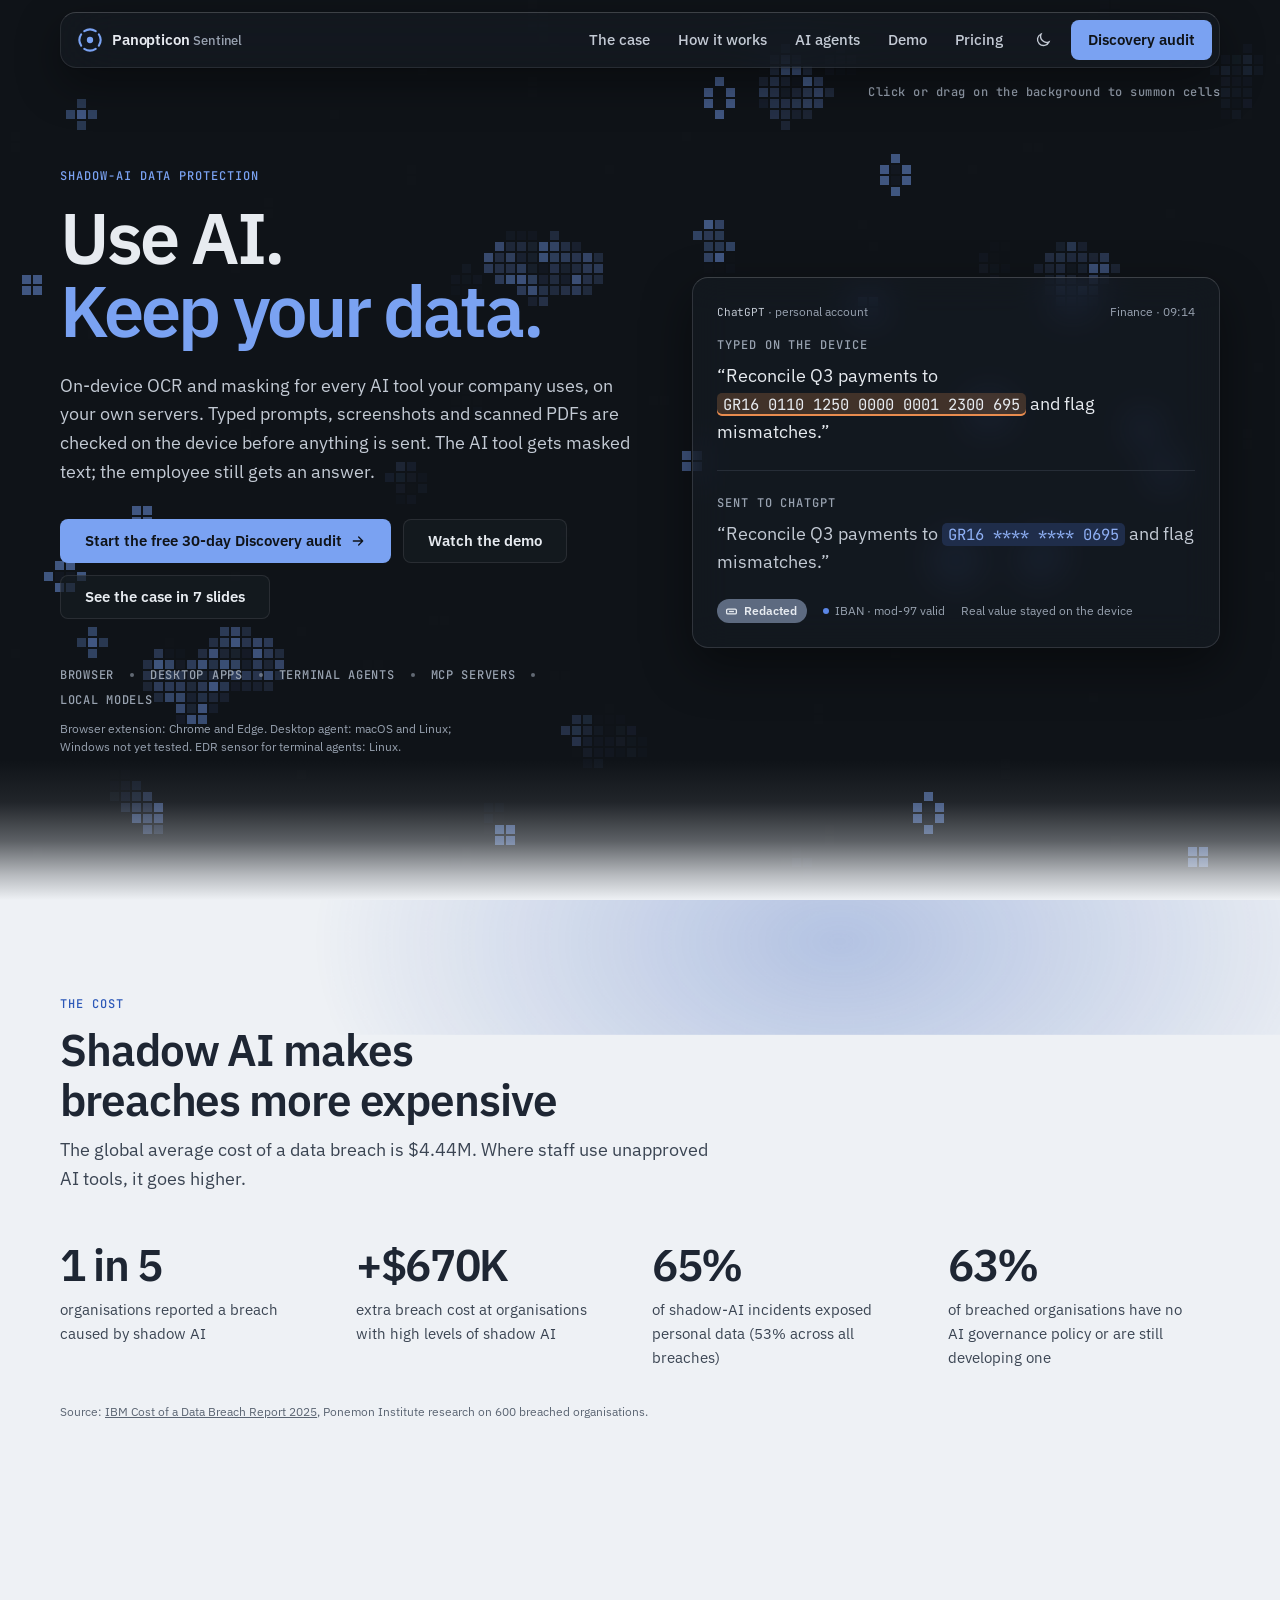
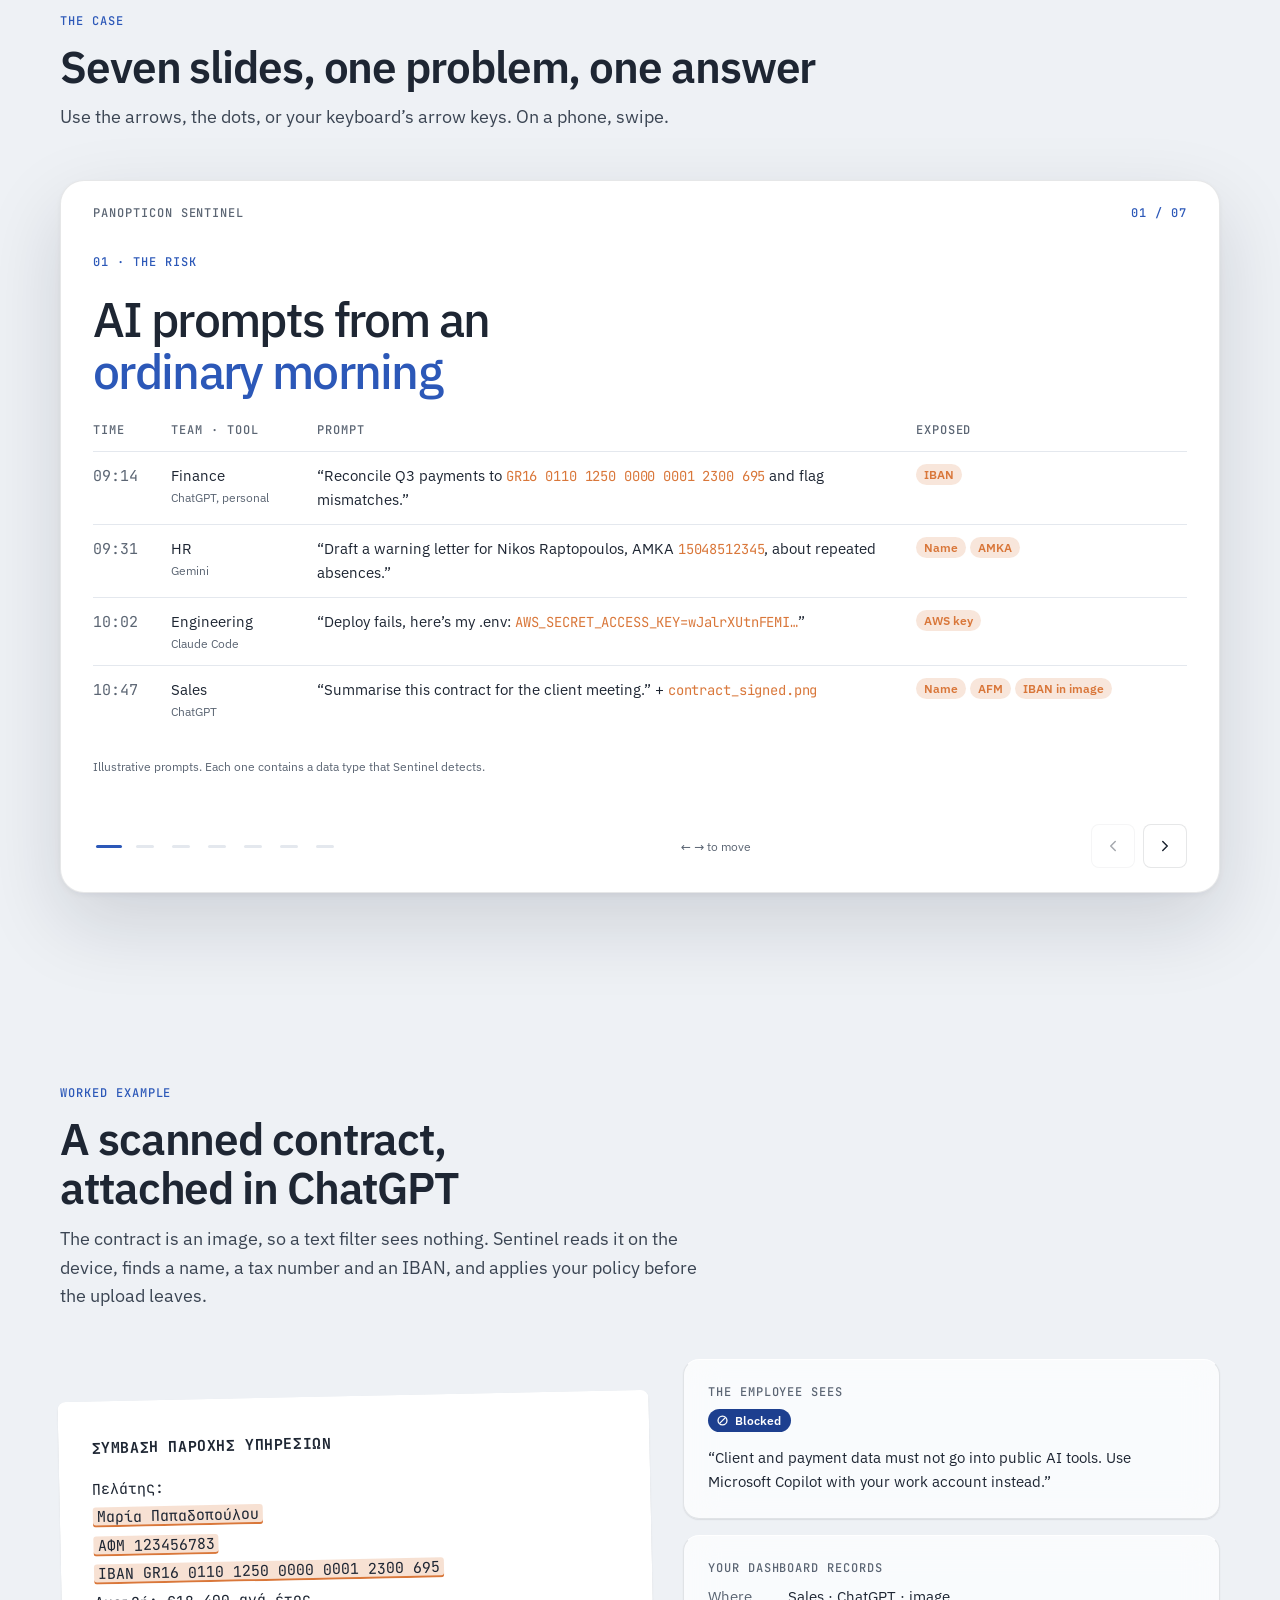
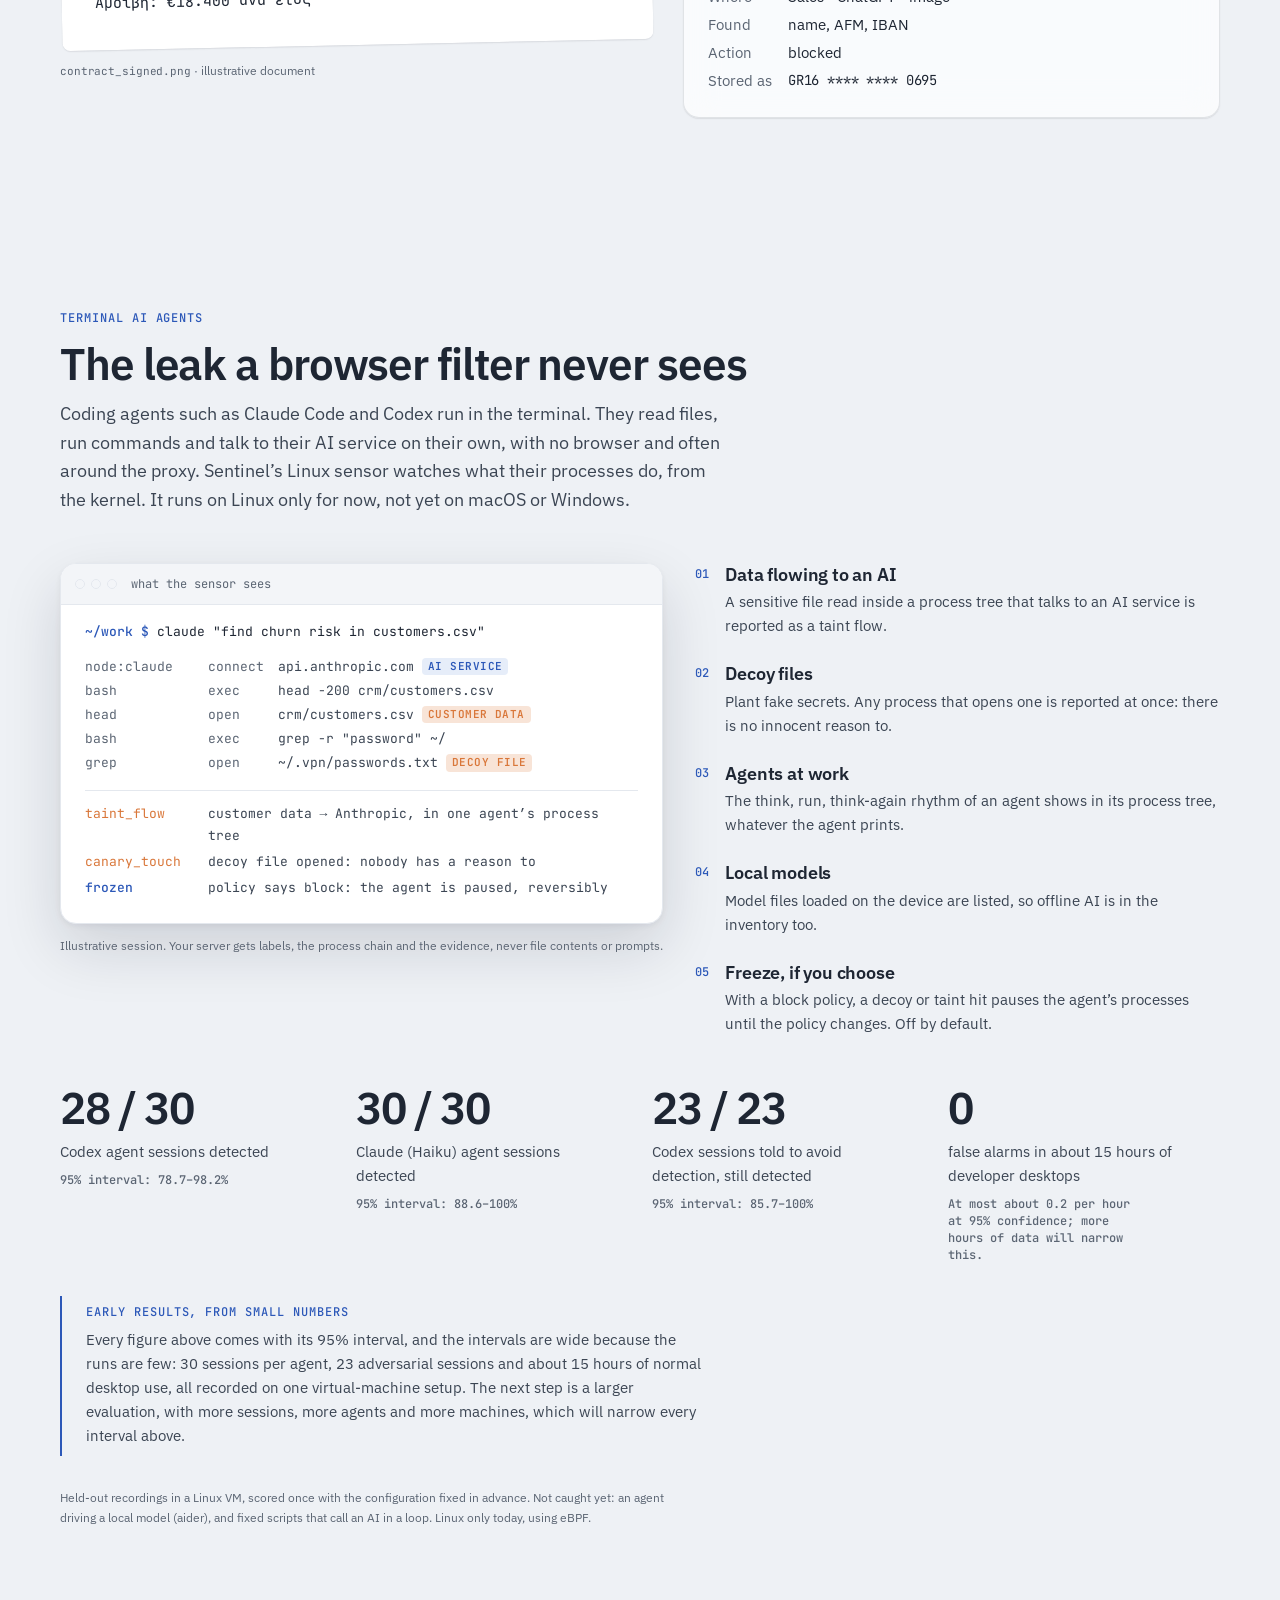
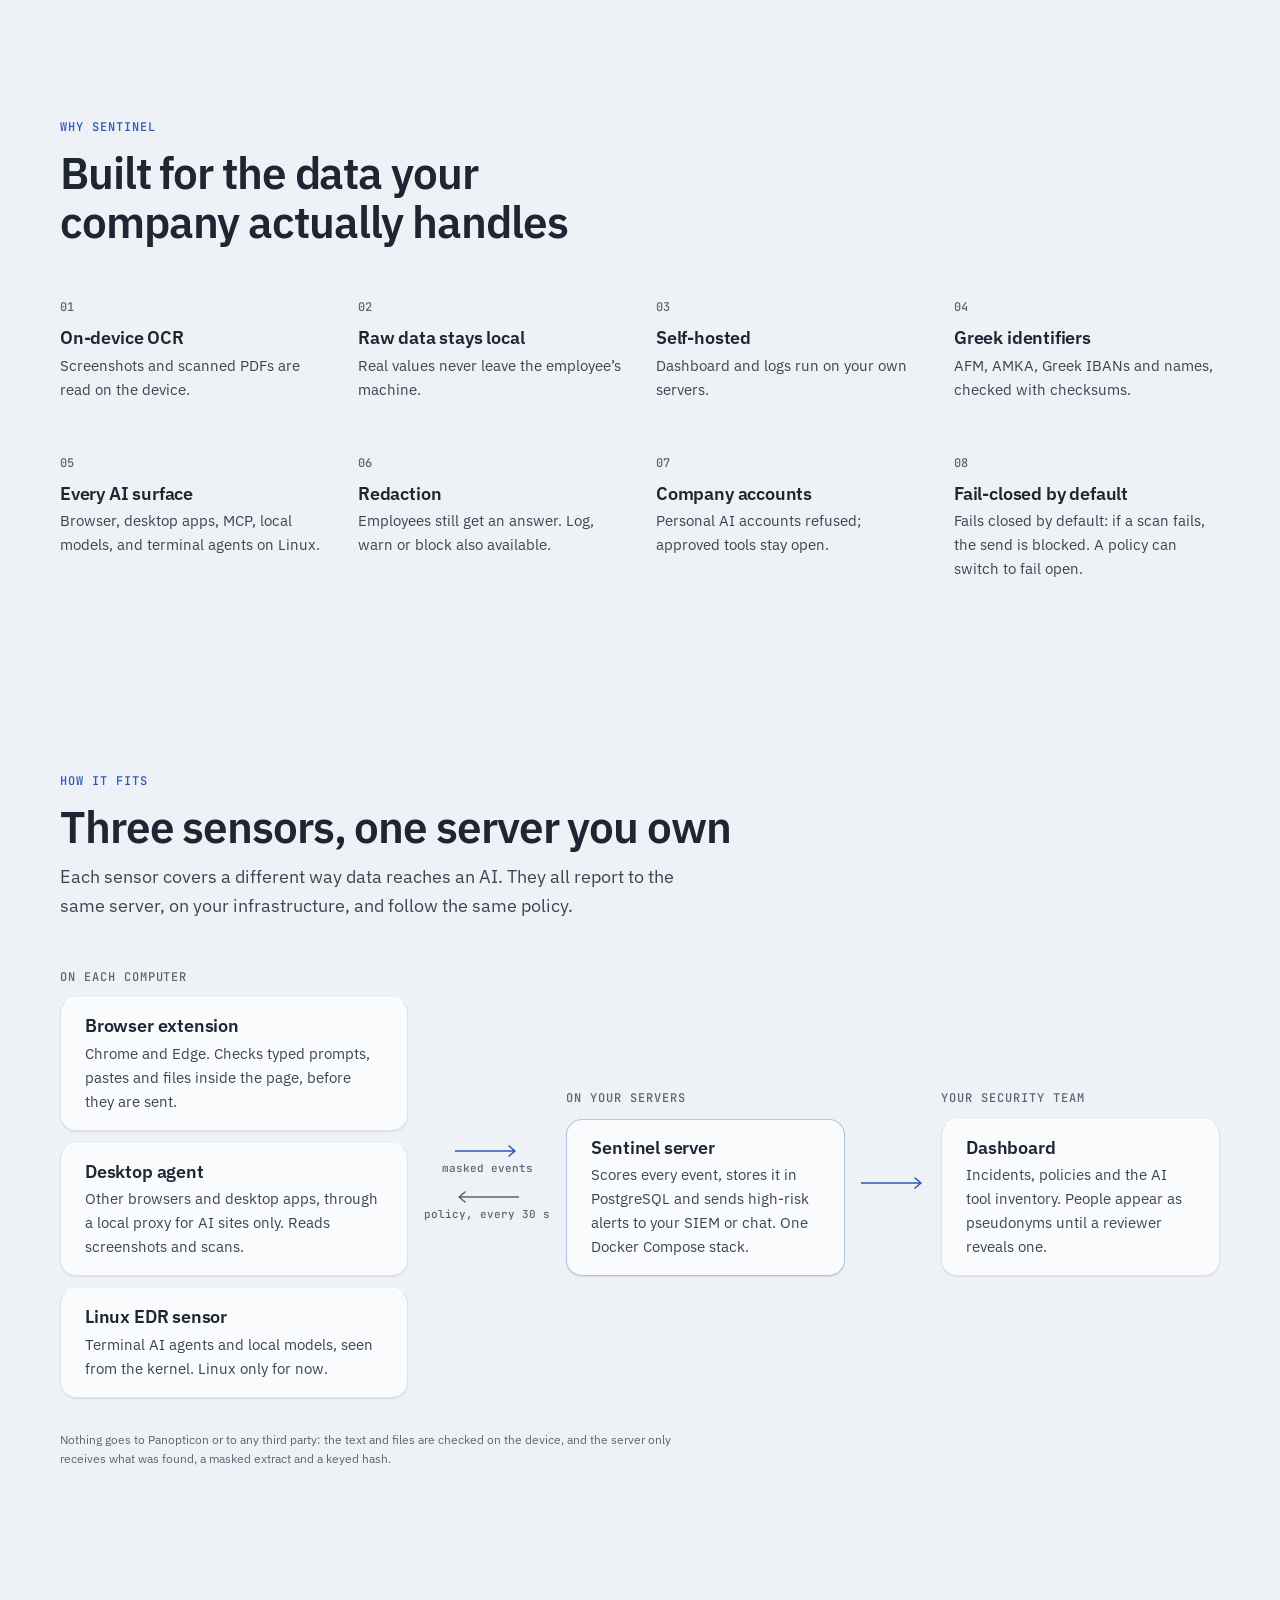
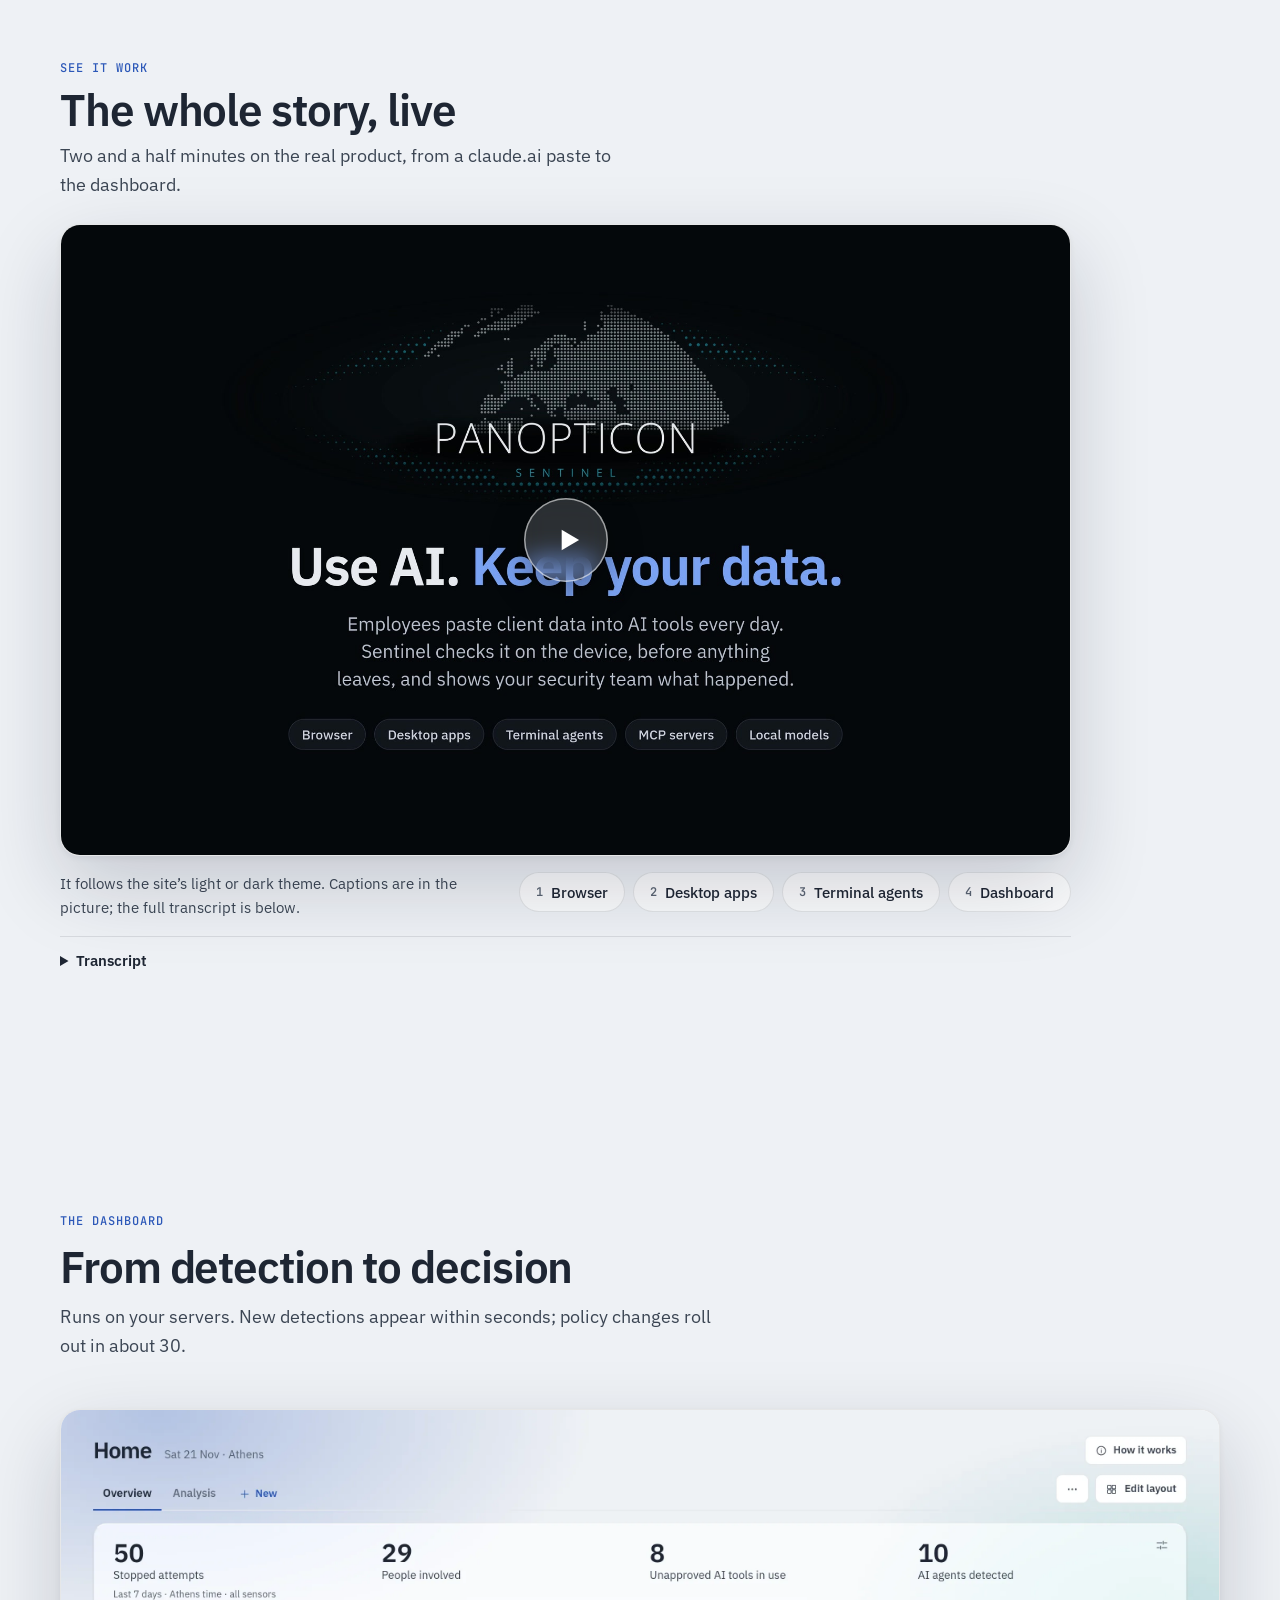
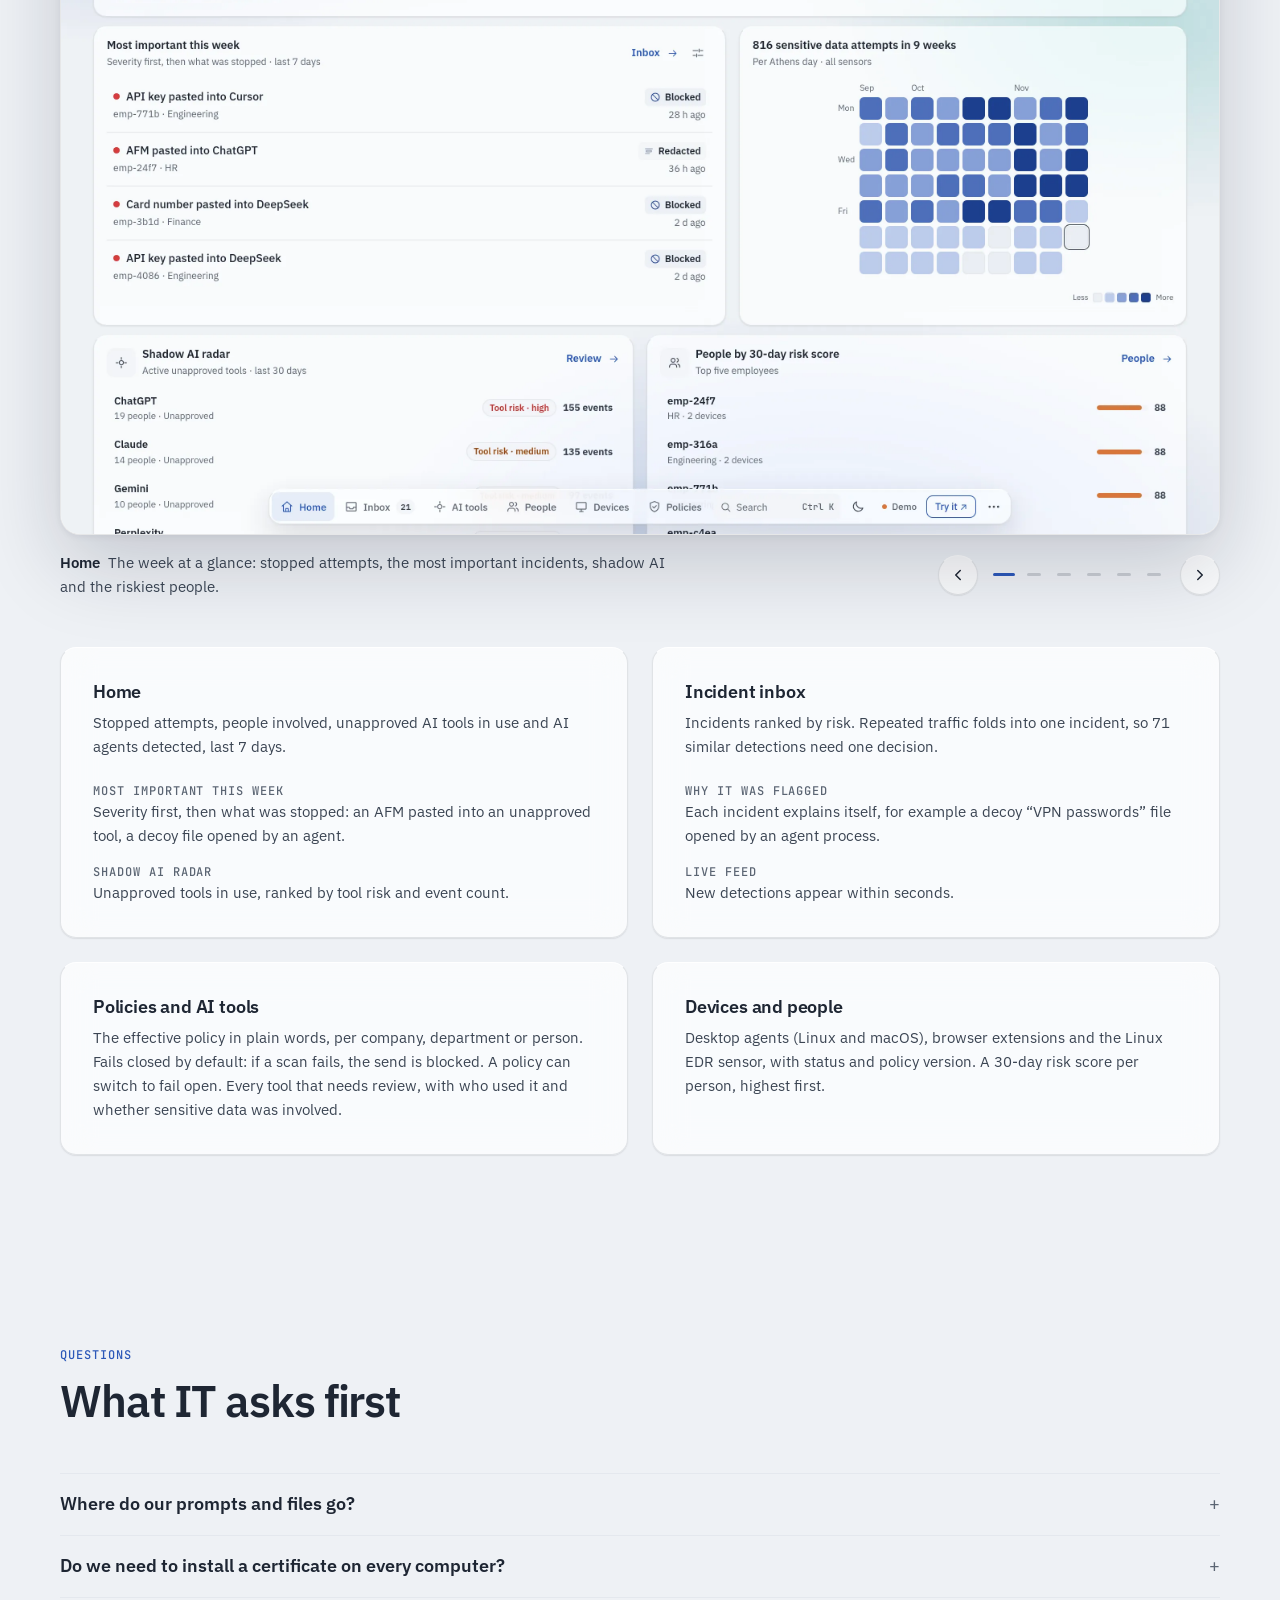
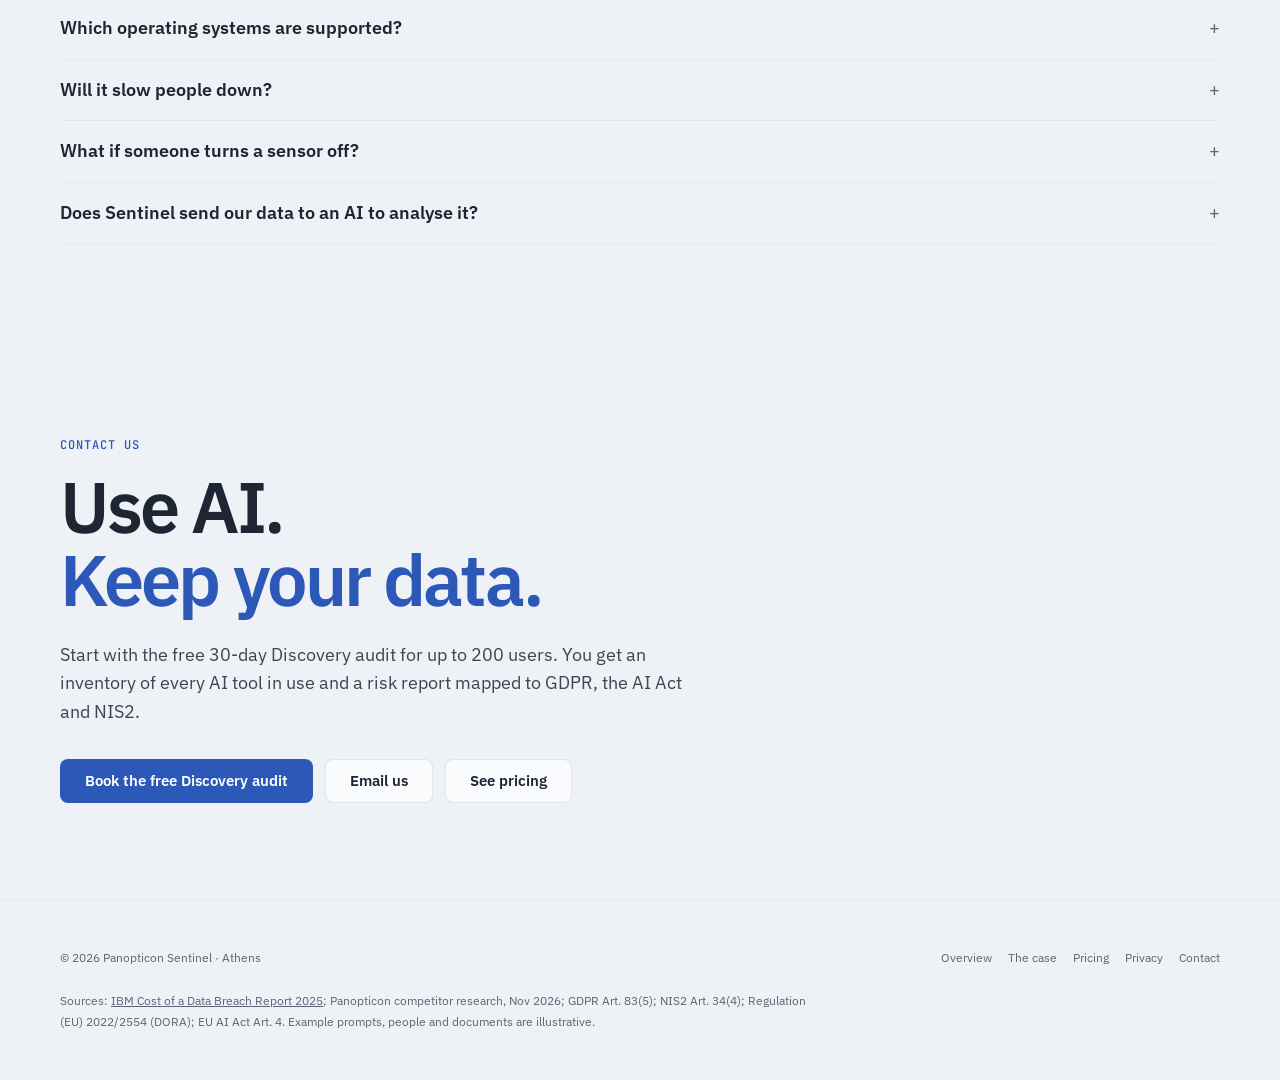
<file: index.html>
<!doctype html>
<html lang="en">
<head>
  <meta charset="utf-8">
  <meta name="viewport" content="width=device-width, initial-scale=1">
  <title>Panopticon Sentinel</title>
  <meta name="description" content="On-device OCR and masking for every AI tool your company uses, on your own servers. Shadow-AI data protection for browser, desktop apps, terminal agents, MCP servers and local models.">
  <meta name="theme-color" content="#0f1318">
  <meta property="og:type" content="website">
  <meta property="og:title" content="Panopticon Sentinel">
  <meta property="og:description" content="On-device OCR and masking for every AI tool your company uses, on your own servers.">
  <meta property="og:image" content="https://dit-commit.github.io/sentinel/assets/img/og.png">
  <meta property="og:url" content="https://dit-commit.github.io/sentinel/">
  <meta name="twitter:card" content="summary_large_image">
  <link rel="icon" type="image/svg+xml" href="favicon.svg">
  <link rel="apple-touch-icon" href="assets/img/apple-touch-icon.png">
  <link rel="preload" href="assets/fonts/ibm-plex-sans-latin-wght-normal.woff2" as="font" type="font/woff2" crossorigin>
  <link rel="stylesheet" href="assets/site.css?v=20261121y">
  <script>
    document.documentElement.classList.add('js');
    try {
      var t = localStorage.getItem('theme');
      if (t === 'dark' || (!t && matchMedia('(prefers-color-scheme: dark)').matches)) document.documentElement.classList.add('dark');
    } catch (e) {}
  </script>
</head>
<body class="field">
<a class="skip" href="#main">Skip to content</a>

<div class="bar-wrap">
  <header class="bar wrap">
    <a class="brand" href="./" aria-label="Panopticon Sentinel, home">
      <svg class="mark" viewBox="0 0 32 32" width="28" height="28" fill="none" aria-hidden="true"><path class="mark-ring" d="M26.06 9.46A12 12 0 0 1 26.06 22.54M22.54 26.06A12 12 0 0 1 9.46 26.06M5.94 22.54A12 12 0 0 1 5.94 9.46M9.46 5.94A12 12 0 0 1 22.54 5.94" stroke-width="2.4" stroke-linecap="round"/><path class="mark-tower" d="M12.4 16a3.6 3.6 0 1 0 7.2 0 3.6 3.6 0 1 0 -7.2 0Z"/></svg>
      <span>Panopticon <small>Sentinel</small></span>
    </a>
    <nav aria-label="Main">
      <ul class="nav">
        <li class="hide-sm"><a href="#story">The case</a></li>
        <li class="hide-sm"><a href="#how">How it works</a></li>
        <li class="hide-sm"><a href="#agents">AI agents</a></li>
        <li><a href="#demo" data-play-film>Demo</a></li>
        <li><a href="pricing.html">Pricing</a></li>
      </ul>
    </nav>
    <button class="icon-btn" type="button" data-theme-toggle aria-label="Switch theme">
      <svg class="theme-light-icon" viewBox="0 0 24 24" fill="none" stroke="currentColor" stroke-width="1.8" stroke-linecap="round" aria-hidden="true"><path d="M20 14.5A8 8 0 0 1 9.5 4a8 8 0 1 0 10.5 10.5Z"/></svg>
      <svg class="theme-dark-icon" viewBox="0 0 24 24" fill="none" stroke="currentColor" stroke-width="1.8" stroke-linecap="round" aria-hidden="true"><circle cx="12" cy="12" r="4"/><path d="M12 2v2M12 20v2M4.9 4.9l1.4 1.4M17.7 17.7l1.4 1.4M2 12h2M20 12h2M4.9 19.1l1.4-1.4M17.7 6.3l1.4-1.4"/></svg>
    </button>
    <a class="btn btn-primary" href="pricing.html#audit">Discovery audit</a>
  </header>
</div>

<main id="main">

  <!-- Hero: the cinematic opener (dark, Game of Life, one live masking event). -->
  <section class="hero" aria-labelledby="hero-title">
    <canvas data-life aria-hidden="true"></canvas>
    <p class="life-hint" aria-hidden="true"><span class="hover-only">Click or drag on the background to summon cells</span><span class="touch-only">Tap or swipe sideways to summon cells</span></p>
    <div class="wrap hero-grid">
      <div>
        <p class="eyebrow">Shadow-AI data protection</p>
        <h1 id="hero-title">Use AI.<br><span>Keep your data.</span></h1>
        <p class="lead">On-device OCR and masking for every AI tool your company uses, on your own servers. Typed prompts, screenshots and scanned PDFs are checked on the device before anything is sent. The AI tool gets masked text; the employee still gets an answer.</p>
        <div class="actions">
          <a class="btn btn-primary" href="pricing.html#audit">Start the free 30-day Discovery audit
            <svg viewBox="0 0 24 24" fill="none" stroke="currentColor" stroke-width="2" stroke-linecap="round" stroke-linejoin="round" aria-hidden="true"><path d="M5 12h14M13 6l6 6-6 6"/></svg></a>
          <a class="btn" href="#demo" data-play-film>Watch the demo</a>
          <a class="btn" href="#story">See the case in 7 slides</a>
        </div>
        <ul class="surfaces" aria-label="Covered surfaces">
          <li>Browser</li><li>Desktop apps</li><li>Terminal agents</li><li>MCP servers</li><li>Local models</li>
        </ul>
        <p class="platforms">Browser extension: Chrome and Edge. Desktop agent: macOS and Linux; Windows not yet tested. EDR sensor for terminal agents: Linux.</p>
      </div>

      <figure class="demo" data-demo aria-label="Example: an IBAN typed into ChatGPT is masked on the device">
        <div class="demo-head">
          <span><span class="mono">ChatGPT</span> · personal account</span>
          <span>Finance · 09:14</span>
        </div>
        <p class="demo-label">Typed on the device</p>
        <p class="demo-prompt">“Reconcile Q3 payments to <span class="hit">GR16 0110 1250 0000 0001 2300 695</span> and flag mismatches.”</p>
        <div class="demo-sent">
          <p class="demo-label">Sent to ChatGPT</p>
          <p class="demo-prompt">“Reconcile Q3 payments to <span class="masked">GR16 **** **** 0695</span> and flag mismatches.”</p>
          <div class="demo-foot">
            <span class="outcome" data-outcome="redacted">
              <svg viewBox="0 0 16 16" fill="none" stroke="currentColor" stroke-width="1.6" aria-hidden="true"><rect x="2" y="5" width="12" height="6" rx="1.5"/><path d="M5 8h6"/></svg>Redacted</span>
            <span class="check">IBAN · mod-97 valid</span>
            <span>Real value stayed on the device</span>
          </div>
        </div>
        <figcaption class="sr-only">The prompt contained a Greek IBAN. Sentinel masked it to GR16 **** **** 0695 before sending; the employee still gets an answer.</figcaption>
      </figure>
    </div>
  </section>

  <!-- The cost, in four numbers. -->
  <section aria-labelledby="cost-title">
    <div class="wrap">
      <div class="section-head reveal">
        <p class="eyebrow">The cost</p>
        <h2 id="cost-title">Shadow AI makes breaches more expensive</h2>
        <p class="lead">The global average cost of a data breach is $4.44M. Where staff use unapproved AI tools, it goes higher.</p>
      </div>
      <div class="stats reveal">
        <div class="stat"><strong>1 in 5</strong><p>organisations reported a breach caused by shadow AI</p></div>
        <div class="stat"><strong>+$670K</strong><p>extra breach cost at organisations with high levels of shadow AI</p></div>
        <div class="stat"><strong>65%</strong><p>of shadow-AI incidents exposed personal data (53% across all breaches)</p></div>
        <div class="stat"><strong>63%</strong><p>of breached organisations have no AI governance policy or are still developing one</p></div>
      </div>
      <p class="source">Source: <a href="https://newsroom.ibm.com/2025-07-30-ibm-report-13-of-organizations-reported-breaches-of-ai-models-or-applications,-97-of-which-reported-lacking-proper-ai-access-controls" rel="noopener">IBM Cost of a Data Breach Report 2025</a>, Ponemon Institute research on 600 breached organisations.</p>
    </div>
  </section>

  <!-- The presentation: presenter mode, one story per slide. -->
  <section id="story" aria-labelledby="story-title">
    <div class="wrap">
      <div class="section-head reveal">
        <p class="eyebrow">The case</p>
        <h2 id="story-title">Seven slides, one problem, one answer</h2>
        <p class="lead">Use the arrows, the dots, or your keyboard’s arrow keys. On a phone, swipe.</p>
      </div>

      <div class="stage" data-stage tabindex="0" aria-roledescription="presentation" aria-label="Panopticon Sentinel in seven slides">
        <div class="stage-top">
          <span>Panopticon Sentinel</span>
          <span class="count num" data-count aria-hidden="true"></span>
        </div>
        <p class="sr-only" aria-live="polite" data-live></p>

        <div class="slides">
          <article class="slide is-active">
            <p class="eyebrow">01 · The risk</p>
            <h3>AI prompts from an <em>ordinary morning</em></h3>
            <div class="table-scroll">
              <table class="prompts">
                <thead><tr><th scope="col">Time</th><th scope="col">Team · tool</th><th scope="col">Prompt</th><th scope="col">Exposed</th></tr></thead>
                <tbody>
                  <tr><td>09:14</td><td class="who">Finance<small>ChatGPT, personal</small></td><td class="q">“Reconcile Q3 payments to <span class="mono">GR16 0110 1250 0000 0001 2300 695</span> and flag mismatches.”</td><td><span class="exposed"><span class="chip">IBAN</span></span></td></tr>
                  <tr><td>09:31</td><td class="who">HR<small>Gemini</small></td><td class="q">“Draft a warning letter for Nikos Raptopoulos, AMKA <span class="mono">15048512345</span>, about repeated absences.”</td><td><span class="exposed"><span class="chip">Name</span><span class="chip">AMKA</span></span></td></tr>
                  <tr><td>10:02</td><td class="who">Engineering<small>Claude Code</small></td><td class="q">“Deploy fails, here’s my .env: <span class="mono">AWS_SECRET_ACCESS_KEY=wJalrXUtnFEMI…</span>”</td><td><span class="exposed"><span class="chip">AWS key</span></span></td></tr>
                  <tr><td>10:47</td><td class="who">Sales<small>ChatGPT</small></td><td class="q">“Summarise this contract for the client meeting.” + <span class="mono">contract_signed.png</span></td><td><span class="exposed"><span class="chip">Name</span><span class="chip">AFM</span><span class="chip">IBAN in image</span></span></td></tr>
                </tbody>
              </table>
            </div>
            <p class="note">Illustrative prompts. Each one contains a data type that Sentinel detects.</p>
          </article>

          <article class="slide">
            <p class="eyebrow">02 · The cost</p>
            <h3>Shadow AI is now a <em>breach category</em> of its own</h3>
            <div class="big-stats">
              <div><strong>1 in 5</strong><p>organisations reported a breach caused by shadow AI</p></div>
              <div><strong class="accent">+$670K</strong><p>extra breach cost at organisations with high levels of shadow AI</p></div>
              <div><strong>65%</strong><p>of shadow-AI incidents exposed personal data (53% across all breaches)</p></div>
              <div><strong>40%</strong><p>exposed intellectual property (33% across all breaches)</p></div>
            </div>
            <p class="note">Source: <a href="https://newsroom.ibm.com/2025-07-30-ibm-report-13-of-organizations-reported-breaches-of-ai-models-or-applications,-97-of-which-reported-lacking-proper-ai-access-controls" rel="noopener">IBM Cost of a Data Breach Report 2025</a>, Ponemon Institute research on 600 breached organisations.</p>
          </article>

          <article class="slide">
            <p class="eyebrow">03 · The blind spot</p>
            <h3>Text filters cannot read <em>the text inside an image</em></h3>
            <p class="sub">A pasted screenshot or scanned PDF carries IBANs, tax numbers and signatures as pixels. Keyword and pattern rules see none of it.</p>
            <div class="callout"><b>Competitor research · Nov 2026</b>OCR on images is not new: Netskope, Microsoft Purview, Zscaler, Forcepoint and Palo Alto all document it. What differs is where it runs. Sentinel reads the image on the device, before the data leaves it, and sends nothing to a cloud service for scanning.</div>
            <p class="note">Source: the vendors’ own documentation, linked in the table on slide 07.</p>
          </article>

          <article class="slide">
            <p class="eyebrow">04 · The law</p>
            <h3>Regulators already <em>expect control</em></h3>
            <div class="law">
              <div><span class="k">GDPR</span><strong>4%</strong><p>of worldwide annual turnover, or €20M if higher, for breaching the core principles, transfers included</p></div>
              <div><span class="k">NIS2</span><strong>2%</strong><p>of worldwide annual turnover, or €10M if higher, for essential entities</p></div>
              <div><span class="k">DORA</span><strong>Jan 2025</strong><p>Banks and insurers must manage ICT third-party risk, including the AI services staff use</p></div>
              <div><span class="k">EU AI Act</span><strong>Feb 2025</strong><p>Article 4: staff who use AI must have sufficient AI literacy</p></div>
            </div>
            <p class="note">GDPR Art. 83(5); NIS2 Art. 34(4); DORA, Regulation (EU) 2022/2554; EU AI Act Art. 4.</p>
          </article>

          <article class="slide">
            <p class="eyebrow">05 · On-device OCR</p>
            <h3>Read on the device, <em>checked before sending</em></h3>
            <ol class="steps">
              <li><span class="k">01 · Capture</span><h4>Screenshot or scan</h4><p>A screenshot or scanned PDF is pasted or attached to an AI tool.</p></li>
              <li><span class="k">02 · OCR</span><h4>Read on the device</h4><p>Text is extracted locally. No image is uploaded anywhere for analysis.</p></li>
              <li><span class="k">03 · Validate</span><h4>Checksums, not guesses</h4><p>IBAN mod-97, card Luhn, AFM check digit, 11-digit AMKA, API-key formats, names.</p></li>
              <li><span class="k">04 · Policy</span><h4>Log, warn, redact, block</h4><p>Fails closed by default: if a scan fails, the send is blocked. A policy can switch to fail open.</p></li>
            </ol>
            <p class="note">The same detectors check typed prompts, desktop apps and terminal agents.</p>
          </article>

          <article class="slide">
            <p class="eyebrow">06 · Data flow</p>
            <h3>What <em>stays on the device</em></h3>
            <div class="flow">
              <div class="stays">
                <h4>Stays on the device</h4>
                <ol><li>The raw prompt text</li><li>Text read from screenshots and scans</li><li>Real values: IBAN, AFM, AMKA, keys, names</li></ol>
              </div>
              <div>
                <h4>Leaves the device</h4>
                <ol><li>To the AI tool: the masked prompt, or nothing if blocked</li><li>To your server: a masked event with data type, masked snippet and a one-way hash</li><li>To Panopticon: nothing; the backend runs on your servers</li></ol>
              </div>
            </div>
            <div class="mask-line">
              <div><span>On the device</span><span>GR16 0110 1250 0000 0001 2300 695</span></div>
              <div><span>Sent onward</span><span style="color: var(--accent)">GR16 **** **** 0695</span></div>
            </div>
          </article>

          <article class="slide">
            <p class="eyebrow">07 · Architecture</p>
            <h3>Where images <em>are read</em></h3>
            <div class="table-scroll">
              <table class="compare">
                <thead><tr><th scope="col">Product</th><th scope="col">OCR on images</th><th scope="col">Where the OCR runs</th></tr></thead>
                <tbody>
                  <tr class="ours"><th scope="row">Panopticon Sentinel</th><td data-label="OCR on images"><span>Yes</span></td><td data-label="Where the OCR runs"><span>On the employee’s device, before the data leaves it</span></td></tr>
                  <tr><th scope="row">Palo Alto Enterprise DLP</th><td data-label="OCR on images"><span><a href="https://docs.paloaltonetworks.com/enterprise-dlp/activation-and-onboarding/enable-ocr" rel="noopener" aria-label="Yes: Palo Alto documentation">Yes</a></span></td><td data-label="Where the OCR runs"><span>Not documented</span></td></tr>
                  <tr><th scope="row">Microsoft Purview</th><td data-label="OCR on images"><span><a href="https://learn.microsoft.com/purview/ocr-learn-about" rel="noopener" aria-label="Yes: Microsoft documentation">Yes</a></span></td><td data-label="Where the OCR runs"><span><a href="https://learn.microsoft.com/purview/ocr-learn-about" rel="noopener" aria-label="Microsoft cloud: Microsoft documentation">Microsoft cloud</a>: devices send images there for scanning</span></td></tr>
                  <tr><th scope="row">Netskope</th><td data-label="OCR on images"><span><a href="https://docs.netskope.com/en/ocr/" rel="noopener" aria-label="Yes: Netskope documentation">Yes</a></span></td><td data-label="Where the OCR runs"><span>Not documented</span></td></tr>
                  <tr><th scope="row">Zscaler</th><td data-label="OCR on images"><span><a href="https://www.zscaler.com/innovations/enhanced-dlp-capabilities-ocr-support-saas-security-api" rel="noopener" aria-label="Yes: Zscaler documentation">Yes</a>, inline and SaaS-API DLP</span></td><td data-label="Where the OCR runs"><span>Not documented</span></td></tr>
                  <tr><th scope="row">Forcepoint DLP</th><td data-label="OCR on images"><span><a href="https://help.forcepoint.com/dlp/10/dlphelp/C25E0102-640E-40DC-9BED-1B2F27430CFD.html" rel="noopener" aria-label="Yes: Forcepoint documentation">Yes</a></span></td><td data-label="Where the OCR runs"><span><a href="https://help.forcepoint.com/dlp/10/dlphelp/C25E0102-640E-40DC-9BED-1B2F27430CFD.html" rel="noopener" aria-label="A separate Forcepoint DLP server: Forcepoint documentation">A separate Forcepoint DLP server</a></span></td></tr>
                  <tr><th scope="row">Harmonic Security</th><td data-label="OCR on images"><span>Not documented</span></td><td data-label="Where the OCR runs"><span>Not documented</span></td></tr>
                  <tr><th scope="row">SentinelOne Prompt</th><td data-label="OCR on images"><span>Not documented</span></td><td data-label="Where the OCR runs"><span>Not documented</span></td></tr>
                </tbody>
              </table>
            </div>
            <p class="note">Seven products compared, from each vendor’s own documentation (Nov 2026); links open the page we used. “Not documented” means we found nothing either way.</p>
          </article>
        </div>

        <div class="stage-controls">
          <ol class="dots" aria-label="Slides"></ol>
          <span class="stage-hint">← → to move</span>
          <div class="stage-nav">
            <button type="button" data-prev aria-label="Previous slide"><svg viewBox="0 0 24 24" fill="none" stroke="currentColor" stroke-width="2" stroke-linecap="round" stroke-linejoin="round" aria-hidden="true"><path d="M15 6l-6 6 6 6"/></svg></button>
            <button type="button" data-next aria-label="Next slide"><svg viewBox="0 0 24 24" fill="none" stroke="currentColor" stroke-width="2" stroke-linecap="round" stroke-linejoin="round" aria-hidden="true"><path d="M9 6l6 6-6 6"/></svg></button>
          </div>
        </div>
      </div>
    </div>
  </section>

  <!-- Worked example -->
  <section id="how" aria-labelledby="how-title">
    <div class="wrap">
      <div class="section-head reveal">
        <p class="eyebrow">Worked example</p>
        <h2 id="how-title">A scanned contract, attached in ChatGPT</h2>
        <p class="lead">The contract is an image, so a text filter sees nothing. Sentinel reads it on the device, finds a name, a tax number and an IBAN, and applies your policy before the upload leaves.</p>
      </div>
      <div class="example reveal">
        <div>
          <div class="scan" lang="el" aria-label="Scanned contract, in Greek">
            <div class="doc-title">ΣΥΜΒΑΣΗ ΠΑΡΟΧΗΣ ΥΠΗΡΕΣΙΩΝ</div>
            <div>Πελάτης:</div>
            <div><span class="ocr">Μαρία Παπαδοπούλου</span></div>
            <div><span class="ocr">ΑΦΜ 123456783</span></div>
            <div><span class="ocr">IBAN GR16 0110 1250 0000 0001 2300 695</span></div>
            <div>Αμοιβή: €18.400 ανά έτος</div>
          </div>
          <p class="scan-cap"><span class="mono">contract_signed.png</span> · illustrative document</p>
        </div>
        <div class="records">
          <div class="paper">
            <h4>The employee sees</h4>
            <p><span class="outcome" data-outcome="blocked"><svg viewBox="0 0 16 16" fill="none" stroke="currentColor" stroke-width="1.6" aria-hidden="true"><circle cx="8" cy="8" r="5.5"/><path d="M4.2 11.8l7.6-7.6"/></svg>Blocked</span></p>
            <p style="margin-top: var(--s3)">“Client and payment data must not go into public AI tools. Use Microsoft Copilot with your work account instead.”</p>
          </div>
          <div class="paper">
            <h4>Your dashboard records</h4>
            <dl>
              <dt>Where</dt><dd>Sales · ChatGPT · image</dd>
              <dt>Found</dt><dd>name, AFM, IBAN</dd>
              <dt>Action</dt><dd>blocked</dd>
              <dt>Stored as</dt><dd class="mono">GR16 **** **** 0695</dd>
            </dl>
          </div>
        </div>
      </div>
    </div>
  </section>

  <!-- Terminal AI agents: the Linux EDR sensor -->
  <section id="agents" aria-labelledby="agents-title">
    <div class="wrap">
      <div class="section-head reveal">
        <p class="eyebrow">Terminal AI agents</p>
        <h2 id="agents-title">The leak a browser filter never sees</h2>
        <p class="lead">Coding agents such as Claude Code and Codex run in the terminal. They read files, run commands and talk to their AI service on their own, with no browser and often around the proxy. Sentinel’s Linux sensor watches what their processes do, from the kernel. It runs on Linux only for now, not yet on macOS or Windows.</p>
      </div>
      <div class="edr reveal">
        <figure>
          <div class="term" role="img" aria-label="Illustrative: a terminal agent connected to its AI service reads a customer file and opens a decoy passwords file; Sentinel reports a taint flow and a decoy-file touch and freezes the agent">
            <div class="term-head"><i></i><i></i><i></i><span>what the sensor sees</span></div>
            <div class="term-body">
              <p class="term-cmd"><b>~/work $</b> claude "find churn risk in customers.csv"</p>
              <ol>
                <li><span class="p">node:claude</span><span class="v">connect</span><span class="t">api.anthropic.com<span class="tag ai">AI service</span></span></li>
                <li><span class="p">bash</span><span class="v">exec</span><span class="t">head -200 crm/customers.csv</span></li>
                <li><span class="p">head</span><span class="v">open</span><span class="t">crm/customers.csv<span class="tag">customer data</span></span></li>
                <li><span class="p">bash</span><span class="v">exec</span><span class="t">grep -r "password" ~/</span></li>
                <li><span class="p">grep</span><span class="v">open</span><span class="t">~/.vpn/passwords.txt<span class="tag">decoy file</span></span></li>
              </ol>
              <div class="term-out">
                <span><em>taint_flow</em><span>customer data → Anthropic, in one agent’s process tree</span></span>
                <span><em>canary_touch</em><span>decoy file opened: nobody has a reason to</span></span>
                <span><strong>frozen</strong><span>policy says block: the agent is paused, reversibly</span></span>
              </div>
            </div>
          </div>
          <figcaption class="term-cap">Illustrative session. Your server gets labels, the process chain and the evidence, never file contents or prompts.</figcaption>
        </figure>
        <ul class="detects">
          <li><span class="k">01</span><h3>Data flowing to an AI</h3><p>A sensitive file read inside a process tree that talks to an AI service is reported as a taint flow.</p></li>
          <li><span class="k">02</span><h3>Decoy files</h3><p>Plant fake secrets. Any process that opens one is reported at once: there is no innocent reason to.</p></li>
          <li><span class="k">03</span><h3>Agents at work</h3><p>The think, run, think-again rhythm of an agent shows in its process tree, whatever the agent prints.</p></li>
          <li><span class="k">04</span><h3>Local models</h3><p>Model files loaded on the device are listed, so offline AI is in the inventory too.</p></li>
          <li><span class="k">05</span><h3>Freeze, if you choose</h3><p>With a block policy, a decoy or taint hit pauses the agent’s processes until the policy changes. Off by default.</p></li>
        </ul>
      </div>
      <div class="stats edr-stats reveal">
        <div class="stat"><strong>28 / 30</strong><p>Codex agent sessions detected</p><p class="ci">95% interval: 78.7–98.2%</p></div>
        <div class="stat"><strong>30 / 30</strong><p>Claude (Haiku) agent sessions detected</p><p class="ci">95% interval: 88.6–100%</p></div>
        <div class="stat"><strong>23 / 23</strong><p>Codex sessions told to avoid detection, still detected</p><p class="ci">95% interval: 85.7–100%</p></div>
        <div class="stat"><strong>0</strong><p>false alarms in about 15 hours of developer desktops</p><p class="ci">At most about 0.2 per hour at 95% confidence; more hours of data will narrow this.</p></div>
      </div>
      <div class="callout edr-note"><b>Early results, from small numbers</b>Every figure above comes with its 95% interval, and the intervals are wide because the runs are few: 30 sessions per agent, 23 adversarial sessions and about 15 hours of normal desktop use, all recorded on one virtual-machine setup. The next step is a larger evaluation, with more sessions, more agents and more machines, which will narrow every interval above.</div>
      <p class="source">Held-out recordings in a Linux VM, scored once with the configuration fixed in advance. Not caught yet: an agent driving a local model (aider), and fixed scripts that call an AI in a loop. Linux only today, using eBPF.</p>
    </div>
  </section>

  <!-- Advantages -->
  <section aria-labelledby="adv-title">
    <div class="wrap">
      <div class="section-head reveal">
        <p class="eyebrow">Why Sentinel</p>
        <h2 id="adv-title">Built for the data your company actually handles</h2>
      </div>
      <ul class="features reveal">
        <li><span class="k">01</span><h3>On-device OCR</h3><p>Screenshots and scanned PDFs are read on the device.</p></li>
        <li><span class="k">02</span><h3>Raw data stays local</h3><p>Real values never leave the employee’s machine.</p></li>
        <li><span class="k">03</span><h3>Self-hosted</h3><p>Dashboard and logs run on your own servers.</p></li>
        <li><span class="k">04</span><h3>Greek identifiers</h3><p>AFM, AMKA, Greek IBANs and names, checked with checksums.</p></li>
        <li><span class="k">05</span><h3>Every AI surface</h3><p>Browser, desktop apps, MCP, local models, and terminal agents on Linux.</p></li>
        <li><span class="k">06</span><h3>Redaction</h3><p>Employees still get an answer. Log, warn or block also available.</p></li>
        <li><span class="k">07</span><h3>Company accounts</h3><p>Personal AI accounts refused; approved tools stay open.</p></li>
        <li><span class="k">08</span><h3>Fail-closed by default</h3><p>Fails closed by default: if a scan fails, the send is blocked. A policy can switch to fail open.</p></li>
      </ul>
    </div>
  </section>

  <!-- How it fits: three sensors, one self-hosted server -->
  <section id="fit" aria-labelledby="fit-title">
    <div class="wrap">
      <div class="section-head reveal">
        <p class="eyebrow">How it fits</p>
        <h2 id="fit-title">Three sensors, one server you own</h2>
        <p class="lead">Each sensor covers a different way data reaches an AI. They all report to the same server, on your infrastructure, and follow the same policy.</p>
      </div>
      <div class="fit reveal">
        <div class="fit-col">
          <p class="fit-label">On each computer</p>
          <div class="paper fit-card"><h3>Browser extension</h3><p>Chrome and Edge. Checks typed prompts, pastes and files inside the page, before they are sent.</p></div>
          <div class="paper fit-card"><h3>Desktop agent</h3><p>Other browsers and desktop apps, through a local proxy for AI sites only. Reads screenshots and scans.</p></div>
          <div class="paper fit-card"><h3>Linux EDR sensor</h3><p>Terminal AI agents and local models, seen from the kernel. Linux only for now.</p></div>
        </div>
        <div class="fit-link" aria-hidden="true">
          <span class="fit-arrow fwd"><svg viewBox="0 0 64 12"><path d="M0 6h60M54 1l6 5-6 5"/></svg><small>masked events</small></span>
          <span class="fit-arrow back"><svg viewBox="0 0 64 12"><path d="M64 6H4M10 1L4 6l6 5"/></svg><small>policy, every 30 s</small></span>
        </div>
        <div class="fit-col">
          <p class="fit-label">On your servers</p>
          <div class="paper fit-card fit-main"><h3>Sentinel server</h3><p>Scores every event, stores it in PostgreSQL and sends high-risk alerts to your SIEM or chat. One Docker Compose stack.</p></div>
        </div>
        <div class="fit-link" aria-hidden="true">
          <span class="fit-arrow fwd"><svg viewBox="0 0 64 12"><path d="M0 6h60M54 1l6 5-6 5"/></svg></span>
        </div>
        <div class="fit-col">
          <p class="fit-label">Your security team</p>
          <div class="paper fit-card"><h3>Dashboard</h3><p>Incidents, policies and the AI tool inventory. People appear as pseudonyms until a reviewer reveals one.</p></div>
        </div>
      </div>
      <p class="source fit-note">Nothing goes to Panopticon or to any third party: the text and files are checked on the device, and the server only receives what was found, a masked extract and a keyed hash.</p>
    </div>
  </section>

  <!-- The dashboard -->
  <!-- Demo video: the whole story, live (all three sensors, then the dashboard) -->
  <section id="demo" aria-labelledby="demo-title">
    <div class="wrap">
      <div class="section-head reveal">
        <p class="eyebrow">See it work</p>
        <h2 id="demo-title">The whole story, live</h2>
        <p class="lead">Two and a half minutes on the real product, from a claude.ai paste to the dashboard.</p>
      </div>
      <figure class="film reveal" id="film" data-film aria-labelledby="demo-title">
        <!-- One silent recording per theme, frame for frame the same, plus one music track that keeps
             time. A theme switch crossfades the pictures; the sound is never touched (site.js, "demo video"). -->
        <div class="film-frame" data-film-frame>
          <video class="film-v" data-film-theme="light" playsinline muted preload="none" width="1920" height="1200"
            poster="assets/video/sentinel-demo-light-poster.jpg" aria-hidden="true" tabindex="-1">
            <source src="assets/video/sentinel-demo-light.webm" type="video/webm">
            <source src="assets/video/sentinel-demo-light.mp4" type="video/mp4">
          </video>
          <video class="film-v" data-film-theme="dark" playsinline muted preload="none" width="1920" height="1200"
            poster="assets/video/sentinel-demo-dark-poster.jpg" aria-hidden="true" tabindex="-1">
            <source src="assets/video/sentinel-demo-dark.webm" type="video/webm">
            <source src="assets/video/sentinel-demo-dark.mp4" type="video/mp4">
          </video>
          <audio data-film-audio preload="none">
            <source src="assets/video/sentinel-demo-music.webm" type="audio/webm">
            <source src="assets/video/sentinel-demo-music.m4a" type="audio/mp4">
          </audio>
          <button type="button" class="film-big" data-film-toggle aria-label="Play the demo video"><svg viewBox="0 0 24 24" aria-hidden="true"><path d="M8 5.5v13l11-6.5z" fill="currentColor"/></svg></button>
          <div class="film-ui" role="group" aria-label="Video controls">
            <button type="button" class="film-btn" data-film-toggle aria-label="Play"><svg viewBox="0 0 24 24" aria-hidden="true"><path d="M8 5.5v13l11-6.5z" fill="currentColor"/></svg><svg viewBox="0 0 24 24" aria-hidden="true"><path d="M7 5h3.5v14H7zM13.5 5H17v14h-3.5z" fill="currentColor"/></svg></button>
            <span class="film-time" data-film-time>0:00 / 2:31</span>
            <input class="film-seek" type="range" min="0" max="151.1" step="0.1" value="0" data-film-seek aria-label="Position in the video">
            <button type="button" class="film-btn film-mute" data-film-mute aria-label="Mute"><svg viewBox="0 0 24 24" fill="none" stroke="currentColor" stroke-width="2" stroke-linecap="round" stroke-linejoin="round" aria-hidden="true"><path d="M11 5 6 9H3v6h3l5 4z"/><path class="wave" d="M15.5 8.5a5 5 0 0 1 0 7M18.5 5.5a9 9 0 0 1 0 13"/><path class="cross" d="m16 9 5 6m0-6-5 6"/></svg></button>
            <button type="button" class="film-btn" data-film-fs aria-label="Full screen"><svg viewBox="0 0 24 24" fill="none" stroke="currentColor" stroke-width="2" stroke-linecap="round" stroke-linejoin="round" aria-hidden="true"><path d="M4 9V4h5M20 9V4h-5M4 15v5h5M20 15v5h-5"/></svg></button>
          </div>
        </div>
        <figcaption class="film-foot">
          <p class="film-cap"><span id="film-desc">It follows the site’s light or dark theme. Captions are in the picture; the full transcript is below.</span></p>
          <ol class="film-chapters" aria-label="Jump to a part of the video">
            <li><button type="button" data-seek="6.5"><span>1</span>Browser</button></li>
            <li><button type="button" data-seek="34.7"><span>2</span>Desktop apps</button></li>
            <li><button type="button" data-seek="53.1"><span>3</span>Terminal agents</button></li>
            <li><button type="button" data-seek="75.1"><span>4</span>Dashboard</button></li>
          </ol>
        </figcaption>
        <details class="film-transcript">
          <summary>Transcript</summary>
          <ol>
              <li><button type="button" data-t="0.3" aria-label="Play from 0:00">0:00</button><p><b>Use AI. Keep your data.</b> Employees paste client data into AI tools every day. Sentinel checks it on the device, before anything leaves, and shows your security team what happened.</p></li>
              <li><button type="button" data-t="6.8" aria-label="Play from 0:06">0:06</button><p><b>A client IBAN, pasted into claude.ai</b> <span class="muted">01 · Browser.</span> The browser extension reads what is pasted, inside the page, and applies your policy before anything is sent.</p></li>
              <li><button type="button" data-t="11.0" aria-label="Play from 0:11">0:11</button><p>Someone in Sales pastes a client IBAN into claude.ai</p></li>
              <li><button type="button" data-t="15.6" aria-label="Play from 0:15">0:15</button><p>The extension checks it in the page, before anything is sent. Policy for Sales: Redact</p></li>
              <li><button type="button" data-t="19.8" aria-label="Play from 0:19">0:19</button><p>The IBAN is masked in place. Only GR16 … 695 is left</p></li>
              <li><button type="button" data-t="23.7" aria-label="Play from 0:23">0:23</button><p>Claude gets masked text, and the employee still gets an answer</p></li>
              <li><button type="button" data-t="35.0" aria-label="Play from 0:34">0:34</button><p><b>A scanned contract, sent as an image</b> <span class="muted">02 · Desktop apps.</span> Text filters see nothing in a picture. The desktop agent reads it on the device and finds the name, the tax number and the IBAN.</p></li>
              <li><button type="button" data-t="39.2" aria-label="Play from 0:39">0:39</button><p>A desktop AI app, through the Sentinel agent. The file: a scanned contract, as an image</p></li>
              <li><button type="button" data-t="43.5" aria-label="Play from 0:43">0:43</button><p>OCR reads the image on the device…</p></li>
              <li><button type="button" data-t="48.1" aria-label="Play from 0:48">0:48</button><p>…finds a name, an ΑΦΜ and an IBAN, and blocks the upload before it leaves</p></li>
              <li><button type="button" data-t="53.4" aria-label="Play from 0:53">0:53</button><p><b>The leak a browser filter never sees</b> <span class="muted">03 · Terminal agents.</span> Coding agents read files and call their AI on their own. Sentinel’s Linux sensor follows their processes, from the file they read to the AI they send it to.</p></li>
              <li><button type="button" data-t="58.1" aria-label="Play from 0:58">0:58</button><p>Claude Code in a terminal: no browser, no extension</p></li>
              <li><button type="button" data-t="62.4" aria-label="Play from 1:02">1:02</button><p>The Linux sensor follows the process tree: terminal → bash → claude → cat</p></li>
              <li><button type="button" data-t="66.8" aria-label="Play from 1:06">1:06</button><p>A sensitive file was read, then the same tree talked to api.anthropic.com</p></li>
              <li><button type="button" data-t="71.2" aria-label="Play from 1:11">1:11</button><p>Every alert explains itself: the evidence, in bits</p></li>
              <li><button type="button" data-t="75.4" aria-label="Play from 1:15">1:15</button><p><b>One calm place to see and decide</b> <span class="muted">04 · Dashboard.</span> On your own servers. Masked evidence only, pseudonyms by default, and policies that inherit by department.</p></li>
              <li><button type="button" data-t="79.6" aria-label="Play from 1:19">1:19</button><p>Home: the week at a glance</p></li>
              <li><button type="button" data-t="84.3" aria-label="Play from 1:24">1:24</button><p>Shadow AI radar and the riskiest people, all pseudonymous</p></li>
              <li><button type="button" data-t="90.2" aria-label="Play from 1:30">1:30</button><p>Every board is yours to arrange: drag widgets, resize them, add new ones</p></li>
              <li><button type="button" data-t="111.3" aria-label="Play from 1:51">1:51</button><p>The claude.ai paste from earlier: who, which tool, what was masked. Never the prompt itself</p></li>
              <li><button type="button" data-t="118.0" aria-label="Play from 1:58">1:58</button><p>AI tools: every tool in use, approved or not, rated from facts</p></li>
              <li><button type="button" data-t="125.5" aria-label="Play from 2:05">2:05</button><p>Policies inherit field by field. Sales overrides one field: Redact</p></li>
              <li><button type="button" data-t="131.7" aria-label="Play from 2:11">2:11</button><p>People are pseudonyms by default</p></li>
              <li><button type="button" data-t="139.9" aria-label="Play from 2:19">2:19</button><p>A reviewer can reveal a name when there is a reason, and every reveal is logged</p></li>
              <li><button type="button" data-t="144.9" aria-label="Play from 2:24">2:24</button><p><b>Use AI. Keep your data.</b> Start with a free 30-day Discovery audit: see which AI tools your company uses, and what data goes into them.</p></li>
          </ol>
        </details>
      </figure>
    </div>
  </section>

  <section aria-labelledby="product-title">
    <div class="wrap">
      <div class="section-head reveal">
        <p class="eyebrow">The dashboard</p>
        <h2 id="product-title">From detection to decision</h2>
        <p class="lead">Runs on your servers. New detections appear within seconds; policy changes roll out in about 30.</p>
      </div>
      <div class="gallery reveal" data-gallery role="region" aria-roledescription="carousel" aria-label="Dashboard pages" tabindex="0">
        <div class="gallery-stage">
          <button type="button" class="gallery-arrow side prev" data-gprev aria-label="Previous page"><svg viewBox="0 0 24 24" fill="none" stroke="currentColor" stroke-width="2" stroke-linecap="round" stroke-linejoin="round" aria-hidden="true"><path d="M15 6l-6 6 6 6"/></svg></button>
          <div class="gallery-frame">
          <figure class="gallery-slide is-active" data-title="Home" data-caption="The week at a glance: stopped attempts, the most important incidents, shadow AI and the riskiest people.">
            <img class="shot-light" src="assets/img/dash/home-light.webp" width="2880" height="1800" loading="lazy" decoding="async" alt="Sentinel dashboard: Home">
            <img class="shot-dark" src="assets/img/dash/home-dark.webp" width="2880" height="1800" loading="lazy" decoding="async" alt="Sentinel dashboard: Home">
          </figure>
          <figure class="gallery-slide" data-title="Incident inbox" data-caption="Each incident with its masked evidence. Resolve or dismiss it with a note; J, K, E and D on the keyboard." aria-hidden="true">
            <img class="shot-light" data-src="assets/img/dash/inbox-light.webp" width="2880" height="1800" decoding="async" alt="Sentinel dashboard: Incident inbox">
            <img class="shot-dark" data-src="assets/img/dash/inbox-dark.webp" width="2880" height="1800" decoding="async" alt="Sentinel dashboard: Incident inbox">
          </figure>
          <figure class="gallery-slide" data-title="AI tools" data-caption="The shadow-AI inventory: how many people use each tool and what data went in. Approve it or block it." aria-hidden="true">
            <img class="shot-light" data-src="assets/img/dash/ai-tools-light.webp" width="2880" height="1800" decoding="async" alt="Sentinel dashboard: AI tools">
            <img class="shot-dark" data-src="assets/img/dash/ai-tools-dark.webp" width="2880" height="1800" decoding="async" alt="Sentinel dashboard: AI tools">
          </figure>
          <figure class="gallery-slide" data-title="Policies" data-caption="Company, department and person policies that inherit field by field, summarised in plain words." aria-hidden="true">
            <img class="shot-light" data-src="assets/img/dash/policies-light.webp" width="2880" height="1800" decoding="async" alt="Sentinel dashboard: Policies">
            <img class="shot-dark" data-src="assets/img/dash/policies-dark.webp" width="2880" height="1800" decoding="async" alt="Sentinel dashboard: Policies">
          </figure>
          <figure class="gallery-slide" data-title="Privacy by default" data-caption="Analysts see pseudonyms such as emp-316a. A reviewer can reveal a name when there is a reason, and every reveal is logged." aria-hidden="true">
            <img class="shot-light" data-src="assets/img/dash/reveal-light.webp" width="2880" height="1800" decoding="async" alt="Sentinel dashboard: Privacy by default">
            <img class="shot-dark" data-src="assets/img/dash/reveal-dark.webp" width="2880" height="1800" decoding="async" alt="Sentinel dashboard: Privacy by default">
          </figure>
          <figure class="gallery-slide" data-title="Analysis" data-caption="Trends over time, and what was stopped by data type and by AI tool." aria-hidden="true">
            <img class="shot-light" data-src="assets/img/dash/analysis-light.webp" width="2880" height="1800" decoding="async" alt="Sentinel dashboard: Analysis">
            <img class="shot-dark" data-src="assets/img/dash/analysis-dark.webp" width="2880" height="1800" decoding="async" alt="Sentinel dashboard: Analysis">
          </figure>
          </div>
          <button type="button" class="gallery-arrow side next" data-gnext aria-label="Next page"><svg viewBox="0 0 24 24" fill="none" stroke="currentColor" stroke-width="2" stroke-linecap="round" stroke-linejoin="round" aria-hidden="true"><path d="M9 6l6 6-6 6"/></svg></button>
        </div>
        <div class="gallery-foot">
          <p class="gallery-cap" data-gcap aria-live="polite"><b>Home</b> The week at a glance: stopped attempts, the most important incidents, shadow AI and the riskiest people.</p>
          <div class="gallery-nav">
            <button type="button" class="gallery-arrow inline prev" data-gprev aria-label="Previous page"><svg viewBox="0 0 24 24" fill="none" stroke="currentColor" stroke-width="2" stroke-linecap="round" stroke-linejoin="round" aria-hidden="true"><path d="M15 6l-6 6 6 6"/></svg></button>
            <ol class="gallery-dots" data-gdots aria-label="Dashboard pages"></ol>
            <button type="button" class="gallery-arrow inline next" data-gnext aria-label="Next page"><svg viewBox="0 0 24 24" fill="none" stroke="currentColor" stroke-width="2" stroke-linecap="round" stroke-linejoin="round" aria-hidden="true"><path d="M9 6l6 6-6 6"/></svg></button>
          </div>
        </div>
      </div>
      <div class="product reveal">
        <div class="paper">
          <h3>Home</h3>
          <p>Stopped attempts, people involved, unapproved AI tools in use and AI agents detected, last 7 days.</p>
          <dl>
            <div><dt>Most important this week</dt><dd>Severity first, then what was stopped: an AFM pasted into an unapproved tool, a decoy file opened by an agent.</dd></div>
            <div><dt>Shadow AI radar</dt><dd>Unapproved tools in use, ranked by tool risk and event count.</dd></div>
          </dl>
        </div>
        <div class="paper">
          <h3>Incident inbox</h3>
          <p>Incidents ranked by risk. Repeated traffic folds into one incident, so 71 similar detections need one decision.</p>
          <dl>
            <div><dt>Why it was flagged</dt><dd>Each incident explains itself, for example a decoy “VPN passwords” file opened by an agent process.</dd></div>
            <div><dt>Live feed</dt><dd>New detections appear within seconds.</dd></div>
          </dl>
        </div>
        <div class="paper">
          <h3>Policies and AI tools</h3>
          <p>The effective policy in plain words, per company, department or person. Fails closed by default: if a scan fails, the send is blocked. A policy can switch to fail open. Every tool that needs review, with who used it and whether sensitive data was involved.</p>
        </div>
        <div class="paper">
          <h3>Devices and people</h3>
          <p>Desktop agents (Linux and macOS), browser extensions and the Linux EDR sensor, with status and policy version. A 30-day risk score per person, highest first.</p>
        </div>
      </div>
    </div>
  </section>

  <!-- Questions buyers ask first -->
  <section id="faq" aria-labelledby="faq-title">
    <div class="wrap">
      <div class="section-head reveal">
        <p class="eyebrow">Questions</p>
        <h2 id="faq-title">What IT asks first</h2>
      </div>
      <div class="faq reveal">
        <details>
          <summary>Where do our prompts and files go?</summary>
          <p>They are checked on the device. Your own server receives the type of data found, how many, a masked extract such as <span class="mono">GR16 **** **** 0695</span> and a keyed one-way hash. Nothing reaches Panopticon or any third party: the server and the dashboard run on your infrastructure.</p>
        </details>
        <details>
          <summary>Do we need to install a certificate on every computer?</summary>
          <p>Not for the browser extension. The desktop agent reads HTTPS to AI sites only (a proxy auto-config file sends just those hosts through it), so its certificate must be trusted on each computer, as with any inspecting proxy. Apps that pin their certificates are out of its reach; on Linux, the EDR sensor still sees terminal agents.</p>
        </details>
        <details>
          <summary>Which operating systems are supported?</summary>
          <p>Browser extension: Chrome and Edge on any desktop system. Desktop agent: macOS and Linux; Windows support is written but not yet tested on real machines. EDR sensor: Linux only, not yet macOS or Windows. On a Mac, the desktop agent also checks terminal tools that use the proxy settings it sets up (tested on macOS). Seeing terminal agents at the process level, whatever they do with the network, needs the EDR sensor, which is Linux-only.</p>
        </details>
        <details>
          <summary>Will it slow people down?</summary>
          <p>The extension checks a message in about a millisecond. Only traffic to AI sites goes through the desktop agent; everything else connects directly, as before.</p>
        </details>
        <details>
          <summary>What if someone turns a sensor off?</summary>
          <p>Every sensor checks in with the server. If the extension or the EDR sensor goes quiet while the same computer is still online, the server raises a high-risk alert.</p>
        </details>
        <details>
          <summary>Does Sentinel send our data to an AI to analyse it?</summary>
          <p>No. Detection is rules and checksums, plus small models for names and project codenames that run locally. No prompt is sent to a language model for analysis.</p>
        </details>
      </div>
    </div>
  </section>

  <!-- Closing -->
  <section class="closing" aria-labelledby="close-title">
    <div class="wrap reveal">
      <p class="eyebrow">Contact us</p>
      <h2 id="close-title">Use AI.<br><span>Keep your data.</span></h2>
      <p class="lead">Start with the free 30-day Discovery audit for up to 200 users. You get an inventory of every AI tool in use and a risk report mapped to GDPR, the AI Act and NIS2.</p>
      <div class="actions">
        <a class="btn btn-primary" href="pricing.html#audit">Book the free Discovery audit</a>
        <a class="btn" href="mailto:marios.fragakis@gmail.com?subject=Panopticon%20Sentinel">Email us</a>
        <a class="btn" href="pricing.html">See pricing</a>
      </div>
    </div>
  </section>
</main>

<footer>
  <div class="wrap">
    <div class="foot">
      <span>© 2026 Panopticon Sentinel · Athens</span>
      <nav aria-label="Footer"><a href="./">Overview</a><a href="#story">The case</a><a href="pricing.html">Pricing</a><a href="privacy.html">Privacy</a><a href="mailto:marios.fragakis@gmail.com">Contact</a></nav>
    </div>
    <p class="sources">Sources: <a href="https://newsroom.ibm.com/2025-07-30-ibm-report-13-of-organizations-reported-breaches-of-ai-models-or-applications,-97-of-which-reported-lacking-proper-ai-access-controls" rel="noopener">IBM Cost of a Data Breach Report 2025</a>; Panopticon competitor research, Nov 2026; GDPR Art. 83(5); NIS2 Art. 34(4); Regulation (EU) 2022/2554 (DORA); EU AI Act Art. 4. Example prompts, people and documents are illustrative.</p>
  </div>
</footer>

<script src="assets/site.js?v=20261121y" defer></script>
</body>
</html>
</file>
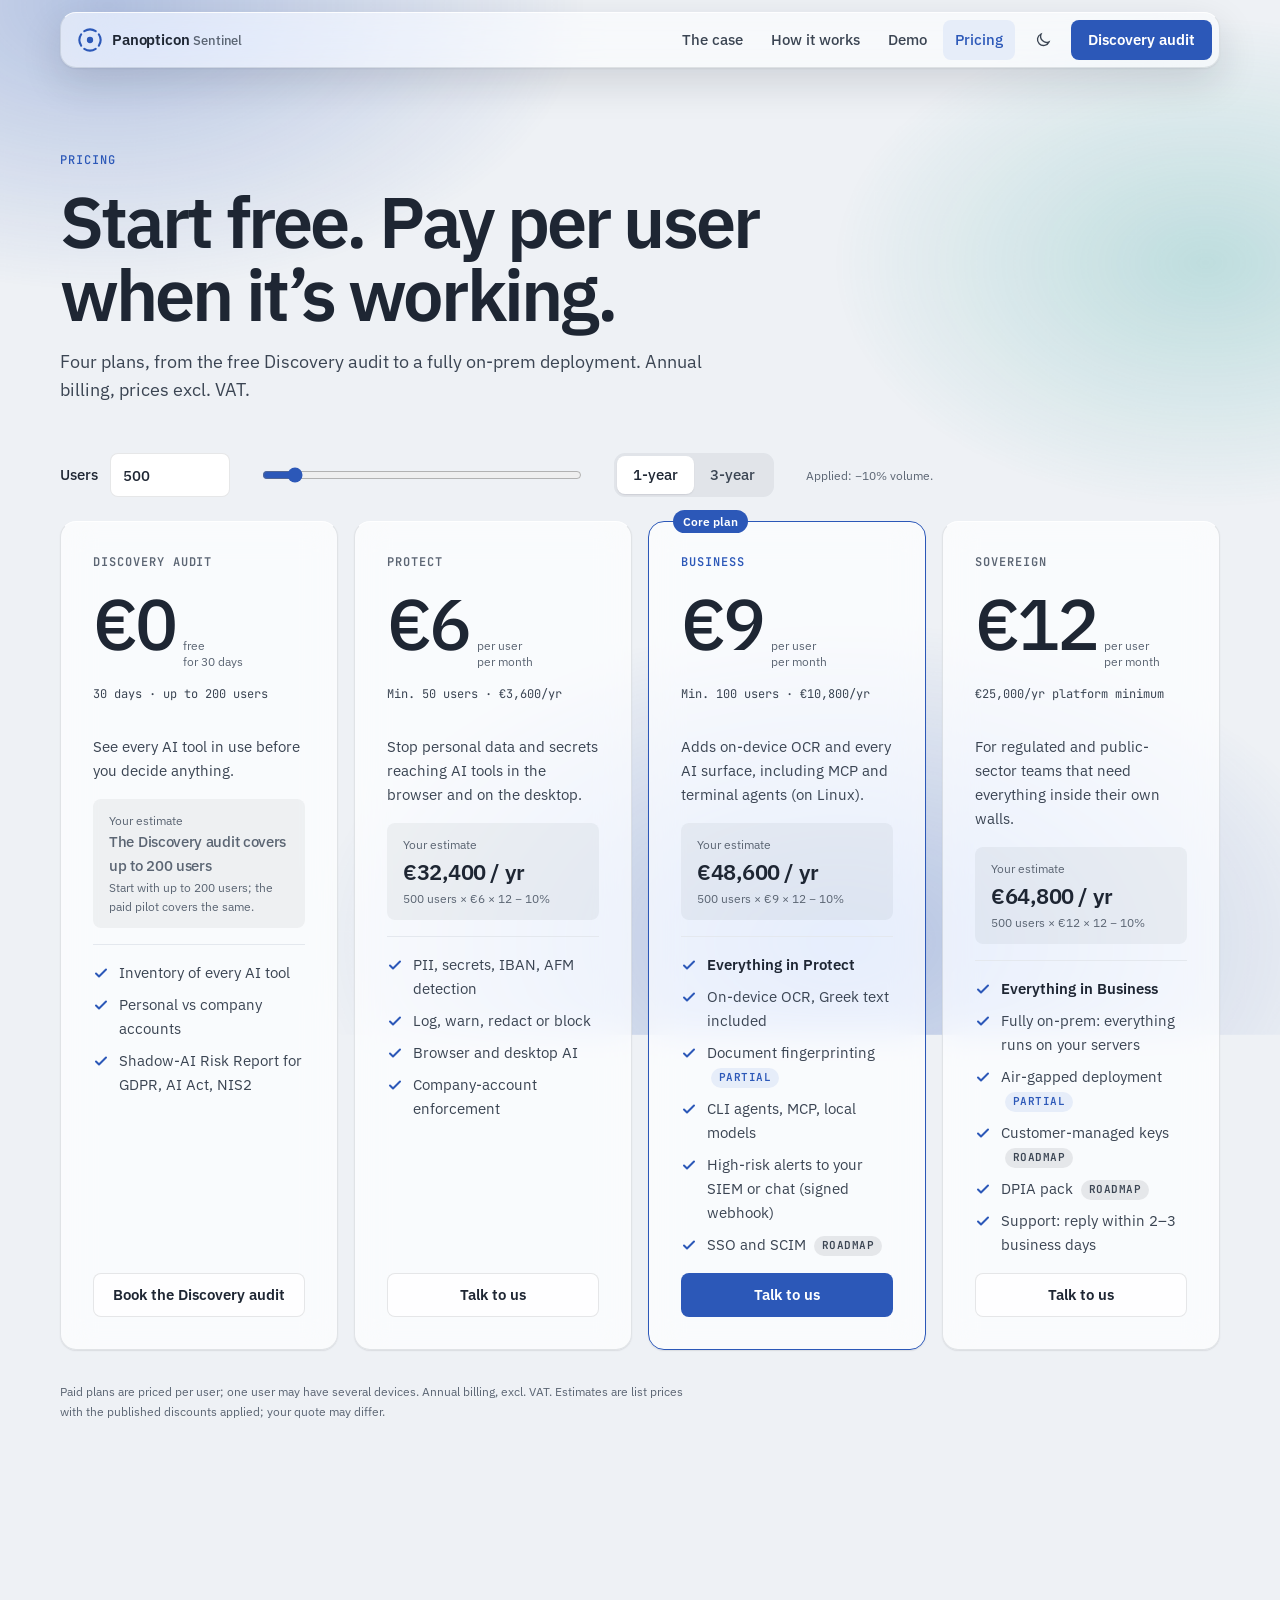
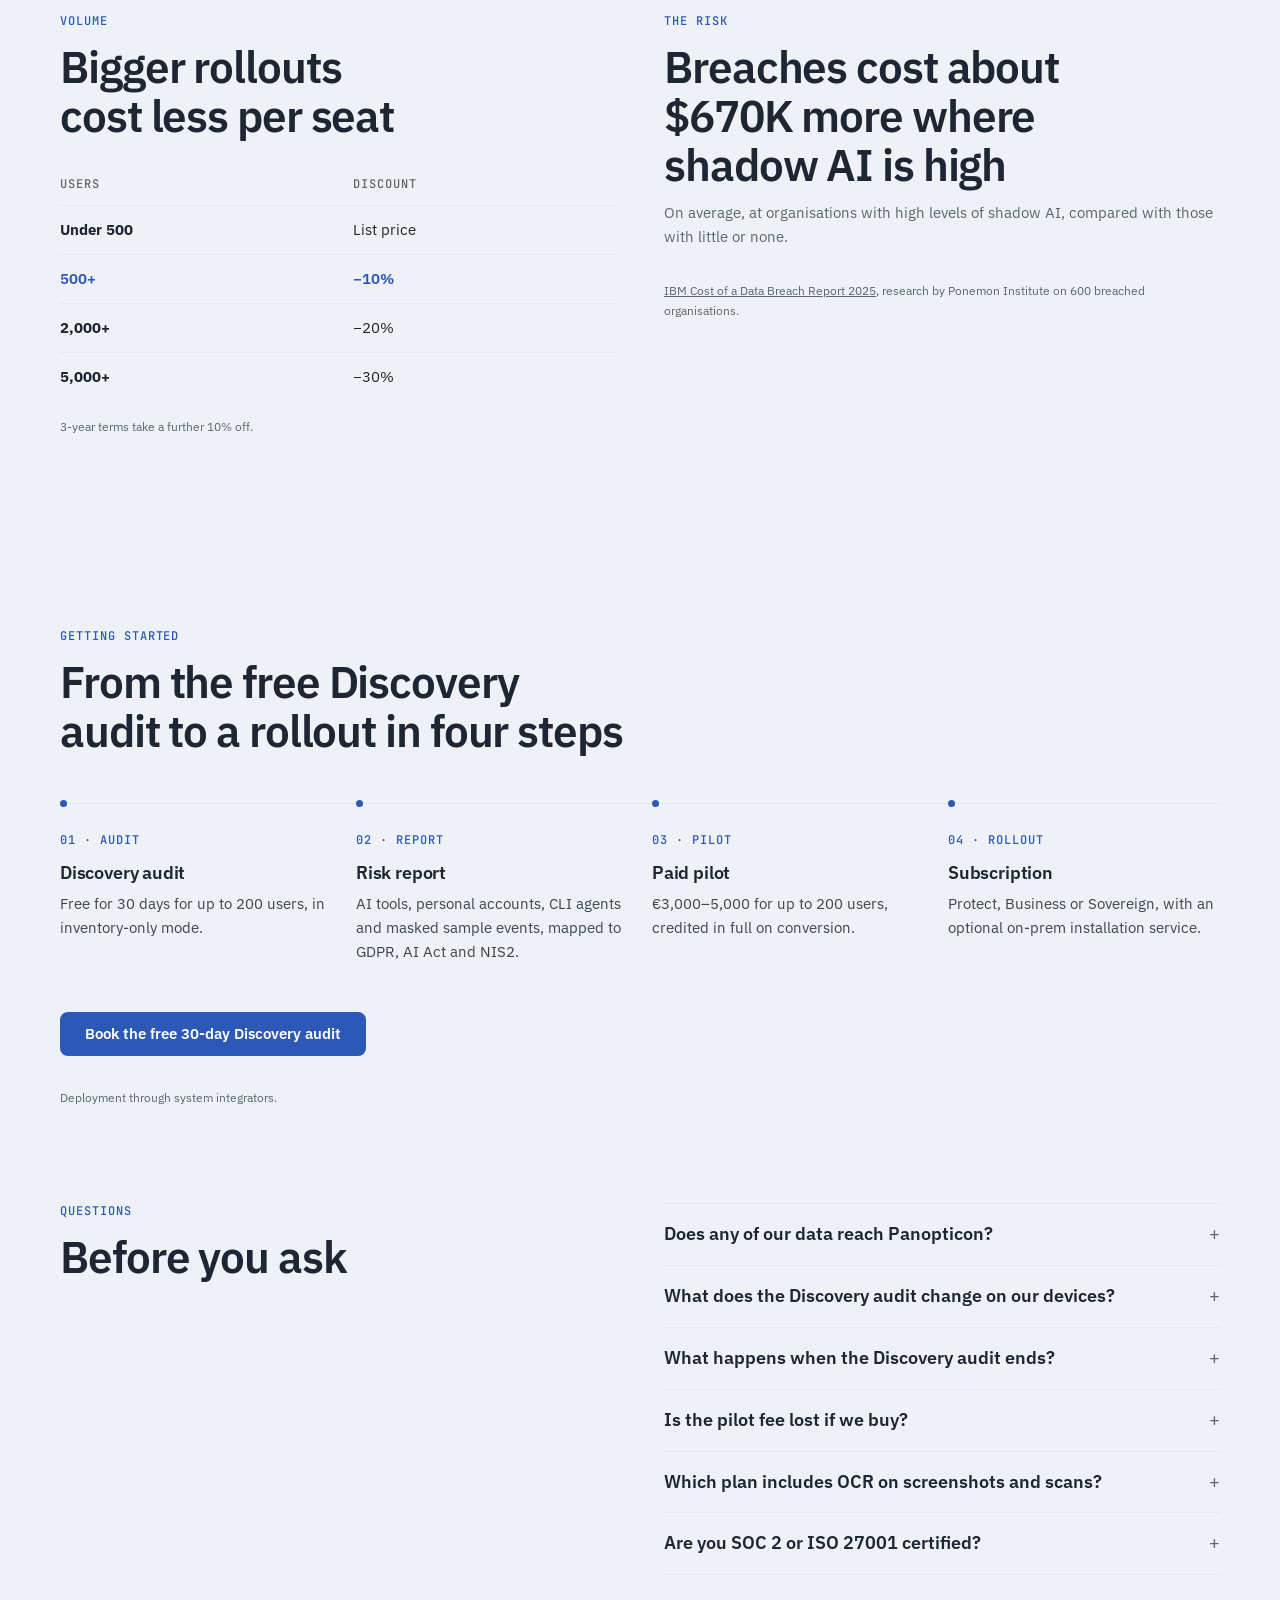
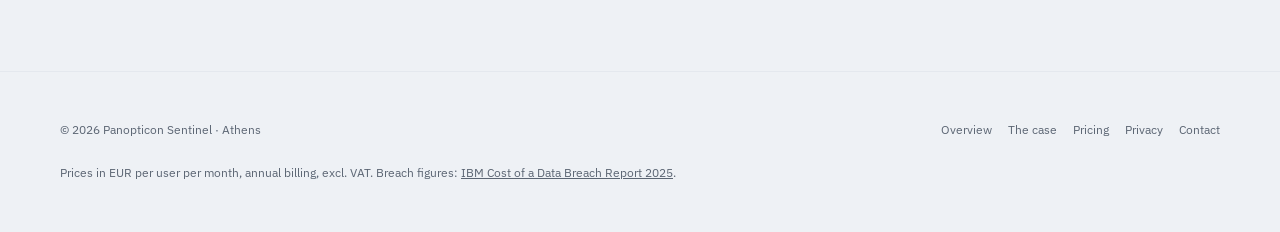
<file: pricing.html>
<!doctype html>
<html lang="en">
<head>
  <meta charset="utf-8">
  <meta name="viewport" content="width=device-width, initial-scale=1">
  <title>Sentinel Pricing</title>
  <meta name="description" content="Panopticon Sentinel pricing: a free 30-day Discovery audit, then Protect, Business and Sovereign plans per user per month. Annual billing, excl. VAT.">
  <meta name="theme-color" content="#0f1318">
  <meta property="og:type" content="website">
  <meta property="og:title" content="Sentinel Pricing">
  <meta property="og:description" content="On-device OCR and masking for every AI tool your company uses, on your own servers.">
  <meta property="og:image" content="https://dit-commit.github.io/sentinel/assets/img/og.png">
  <meta property="og:url" content="https://dit-commit.github.io/sentinel/pricing.html">
  <meta name="twitter:card" content="summary_large_image">
  <link rel="icon" type="image/svg+xml" href="favicon.svg">
  <link rel="apple-touch-icon" href="assets/img/apple-touch-icon.png">
  <link rel="preload" href="assets/fonts/ibm-plex-sans-latin-wght-normal.woff2" as="font" type="font/woff2" crossorigin>
  <link rel="stylesheet" href="assets/site.css?v=20261121y">
  <script>
    document.documentElement.classList.add('js');
    try {
      var t = localStorage.getItem('theme');
      if (t === 'dark' || (!t && matchMedia('(prefers-color-scheme: dark)').matches)) document.documentElement.classList.add('dark');
    } catch (e) {}
  </script>
</head>
<body class="field">
<a class="skip" href="#main">Skip to content</a>

<div class="bar-wrap">
  <header class="bar wrap">
    <a class="brand" href="./" aria-label="Panopticon Sentinel, home">
      <svg class="mark" viewBox="0 0 32 32" width="28" height="28" fill="none" aria-hidden="true"><path class="mark-ring" d="M26.06 9.46A12 12 0 0 1 26.06 22.54M22.54 26.06A12 12 0 0 1 9.46 26.06M5.94 22.54A12 12 0 0 1 5.94 9.46M9.46 5.94A12 12 0 0 1 22.54 5.94" stroke-width="2.4" stroke-linecap="round"/><path class="mark-tower" d="M12.4 16a3.6 3.6 0 1 0 7.2 0 3.6 3.6 0 1 0 -7.2 0Z"/></svg>
      <span>Panopticon <small>Sentinel</small></span>
    </a>
    <nav aria-label="Main">
      <ul class="nav">
        <li class="hide-sm"><a href="./#story">The case</a></li>
        <li class="hide-sm"><a href="./#how">How it works</a></li>
        <li><a href="./#demo">Demo</a></li>
        <li><a href="pricing.html" aria-current="page">Pricing</a></li>
      </ul>
    </nav>
    <button class="icon-btn" type="button" data-theme-toggle aria-label="Switch theme">
      <svg class="theme-light-icon" viewBox="0 0 24 24" fill="none" stroke="currentColor" stroke-width="1.8" stroke-linecap="round" aria-hidden="true"><path d="M20 14.5A8 8 0 0 1 9.5 4a8 8 0 1 0 10.5 10.5Z"/></svg>
      <svg class="theme-dark-icon" viewBox="0 0 24 24" fill="none" stroke="currentColor" stroke-width="1.8" stroke-linecap="round" aria-hidden="true"><circle cx="12" cy="12" r="4"/><path d="M12 2v2M12 20v2M4.9 4.9l1.4 1.4M17.7 17.7l1.4 1.4M2 12h2M20 12h2M4.9 19.1l1.4-1.4M17.7 6.3l1.4-1.4"/></svg>
    </button>
    <a class="btn btn-primary" href="#audit">Discovery audit</a>
  </header>
</div>

<main id="main">
  <header class="page-head wrap">
    <p class="eyebrow">Pricing</p>
    <h1>Start free. Pay per user<br>when it’s working.</h1>
    <p class="lead">Four plans, from the free Discovery audit to a fully on-prem deployment. Annual billing, prices excl. VAT.</p>
  </header>

  <section style="padding-top: 0" aria-labelledby="plans-title">
    <div class="wrap">
      <h2 id="plans-title" class="sr-only">Plans</h2>

      <div class="calc" data-calc hidden>
        <label>Users <input type="number" min="1" max="100000" step="1" value="500" inputmode="numeric" aria-describedby="calc-note"></label>
        <input type="range" min="10" max="6000" step="10" value="500" aria-label="Users">
        <div class="seg" role="group" aria-label="Contract term">
          <button type="button" data-term="1" aria-pressed="true">1-year</button>
          <button type="button" data-term="3" aria-pressed="false">3-year</button>
        </div>
        <span class="discount" id="calc-note" data-discount aria-live="polite"></span>
      </div>

      <div class="tiers">
        <article class="tier paper" aria-labelledby="t-discover">
          <span class="name" id="t-discover">Discovery audit</span>
          <div class="price"><strong>€0</strong><span class="unit">free<br>for 30 days</span></div>
          <p class="terms">30 days · up to 200 users</p>
          <p class="for">See every AI tool in use before you decide anything.</p>
          <div class="estimate na" data-estimate="discover"><div class="label">Your estimate</div><div class="value">The Discovery audit covers up to 200 users</div><div class="why">Start with up to 200 users; the paid pilot covers the same.</div></div>
          <ul>
            <li><svg viewBox="0 0 16 16" fill="none" stroke="currentColor" stroke-width="2" stroke-linecap="round" stroke-linejoin="round" aria-hidden="true"><path d="M3 8.5l3 3 7-7"/></svg>Inventory of every AI tool</li>
            <li><svg viewBox="0 0 16 16" fill="none" stroke="currentColor" stroke-width="2" stroke-linecap="round" stroke-linejoin="round" aria-hidden="true"><path d="M3 8.5l3 3 7-7"/></svg>Personal vs company accounts</li>
            <li><svg viewBox="0 0 16 16" fill="none" stroke="currentColor" stroke-width="2" stroke-linecap="round" stroke-linejoin="round" aria-hidden="true"><path d="M3 8.5l3 3 7-7"/></svg>Shadow-AI Risk Report for GDPR, AI Act, NIS2</li>
          </ul>
          <a class="btn" href="#audit">Book the Discovery audit</a>
        </article>

        <article class="tier paper" aria-labelledby="t-protect">
          <span class="name" id="t-protect">Protect</span>
          <div class="price"><strong>€6</strong><span class="unit">per user<br>per month</span></div>
          <p class="terms">Min. 50 users · €3,600/yr</p>
          <p class="for">Stop personal data and secrets reaching AI tools in the browser and on the desktop.</p>
          <div class="estimate" data-estimate="protect"><div class="label">Your estimate</div><div class="value">€32,400 / yr</div><div class="why">500 users × €6 × 12 − 10%</div></div>
          <ul>
            <li><svg viewBox="0 0 16 16" fill="none" stroke="currentColor" stroke-width="2" stroke-linecap="round" stroke-linejoin="round" aria-hidden="true"><path d="M3 8.5l3 3 7-7"/></svg>PII, secrets, IBAN, AFM detection</li>
            <li><svg viewBox="0 0 16 16" fill="none" stroke="currentColor" stroke-width="2" stroke-linecap="round" stroke-linejoin="round" aria-hidden="true"><path d="M3 8.5l3 3 7-7"/></svg>Log, warn, redact or block</li>
            <li><svg viewBox="0 0 16 16" fill="none" stroke="currentColor" stroke-width="2" stroke-linecap="round" stroke-linejoin="round" aria-hidden="true"><path d="M3 8.5l3 3 7-7"/></svg>Browser and desktop AI</li>
            <li><svg viewBox="0 0 16 16" fill="none" stroke="currentColor" stroke-width="2" stroke-linecap="round" stroke-linejoin="round" aria-hidden="true"><path d="M3 8.5l3 3 7-7"/></svg>Company-account enforcement</li>
          </ul>
          <a class="btn" href="mailto:marios.fragakis@gmail.com?subject=Sentinel%20Protect">Talk to us</a>
        </article>

        <article class="tier paper featured" aria-labelledby="t-business">
          <span class="badge">Core plan</span>
          <span class="name" id="t-business">Business</span>
          <div class="price"><strong>€9</strong><span class="unit">per user<br>per month</span></div>
          <p class="terms">Min. 100 users · €10,800/yr</p>
          <p class="for">Adds on-device OCR and every AI surface, including MCP and terminal agents (on Linux).</p>
          <div class="estimate" data-estimate="business"><div class="label">Your estimate</div><div class="value">€48,600 / yr</div><div class="why">500 users × €9 × 12 − 10%</div></div>
          <ul>
            <li class="inherit"><svg viewBox="0 0 16 16" fill="none" stroke="currentColor" stroke-width="2" stroke-linecap="round" stroke-linejoin="round" aria-hidden="true"><path d="M3 8.5l3 3 7-7"/></svg>Everything in Protect</li>
            <li><svg viewBox="0 0 16 16" fill="none" stroke="currentColor" stroke-width="2" stroke-linecap="round" stroke-linejoin="round" aria-hidden="true"><path d="M3 8.5l3 3 7-7"/></svg>On-device OCR, Greek text included</li>
            <li><svg viewBox="0 0 16 16" fill="none" stroke="currentColor" stroke-width="2" stroke-linecap="round" stroke-linejoin="round" aria-hidden="true"><path d="M3 8.5l3 3 7-7"/></svg><span>Document fingerprinting <span class="tag tag-partial">Partial</span></span></li>
            <li><svg viewBox="0 0 16 16" fill="none" stroke="currentColor" stroke-width="2" stroke-linecap="round" stroke-linejoin="round" aria-hidden="true"><path d="M3 8.5l3 3 7-7"/></svg>CLI agents, MCP, local models</li>
            <li><svg viewBox="0 0 16 16" fill="none" stroke="currentColor" stroke-width="2" stroke-linecap="round" stroke-linejoin="round" aria-hidden="true"><path d="M3 8.5l3 3 7-7"/></svg>High-risk alerts to your SIEM or chat (signed webhook)</li>
            <li><svg viewBox="0 0 16 16" fill="none" stroke="currentColor" stroke-width="2" stroke-linecap="round" stroke-linejoin="round" aria-hidden="true"><path d="M3 8.5l3 3 7-7"/></svg><span>SSO and SCIM <span class="tag tag-roadmap">Roadmap</span></span></li>
          </ul>
          <a class="btn btn-primary" href="mailto:marios.fragakis@gmail.com?subject=Sentinel%20Business">Talk to us</a>
        </article>

        <article class="tier paper" aria-labelledby="t-sovereign">
          <span class="name" id="t-sovereign">Sovereign</span>
          <div class="price"><strong>€12</strong><span class="unit">per user<br>per month</span></div>
          <p class="terms">€25,000/yr platform minimum</p>
          <p class="for">For regulated and public-sector teams that need everything inside their own walls.</p>
          <div class="estimate" data-estimate="sovereign"><div class="label">Your estimate</div><div class="value">€64,800 / yr</div><div class="why">500 users × €12 × 12 − 10%</div></div>
          <ul>
            <li class="inherit"><svg viewBox="0 0 16 16" fill="none" stroke="currentColor" stroke-width="2" stroke-linecap="round" stroke-linejoin="round" aria-hidden="true"><path d="M3 8.5l3 3 7-7"/></svg>Everything in Business</li>
            <li><svg viewBox="0 0 16 16" fill="none" stroke="currentColor" stroke-width="2" stroke-linecap="round" stroke-linejoin="round" aria-hidden="true"><path d="M3 8.5l3 3 7-7"/></svg>Fully on-prem: everything runs on your servers</li>
            <li><svg viewBox="0 0 16 16" fill="none" stroke="currentColor" stroke-width="2" stroke-linecap="round" stroke-linejoin="round" aria-hidden="true"><path d="M3 8.5l3 3 7-7"/></svg><span>Air-gapped deployment <span class="tag tag-partial">Partial</span></span></li>
            <li><svg viewBox="0 0 16 16" fill="none" stroke="currentColor" stroke-width="2" stroke-linecap="round" stroke-linejoin="round" aria-hidden="true"><path d="M3 8.5l3 3 7-7"/></svg><span>Customer-managed keys <span class="tag tag-roadmap">Roadmap</span></span></li>
            <li><svg viewBox="0 0 16 16" fill="none" stroke="currentColor" stroke-width="2" stroke-linecap="round" stroke-linejoin="round" aria-hidden="true"><path d="M3 8.5l3 3 7-7"/></svg><span>DPIA pack <span class="tag tag-roadmap">Roadmap</span></span></li>
            <li><svg viewBox="0 0 16 16" fill="none" stroke="currentColor" stroke-width="2" stroke-linecap="round" stroke-linejoin="round" aria-hidden="true"><path d="M3 8.5l3 3 7-7"/></svg>Support: reply within 2–3 business days</li>
          </ul>
          <a class="btn" href="mailto:marios.fragakis@gmail.com?subject=Sentinel%20Sovereign">Talk to us</a>
        </article>
      </div>
      <p class="source">Paid plans are priced per user; one user may have several devices. Annual billing, excl. VAT. Estimates are list prices with the published discounts applied; your quote may differ.</p>
    </div>
  </section>

  <section aria-labelledby="vol-title">
    <div class="wrap two">
      <div class="reveal">
        <p class="eyebrow">Volume</p>
        <h2 id="vol-title" style="margin: var(--s3) 0 var(--s5)">Bigger rollouts cost less per seat</h2>
        <table class="vol">
          <thead><tr><th scope="col">Users</th><th scope="col">Discount</th></tr></thead>
          <tbody>
            <tr data-vol-min="1" data-vol-max="500"><th scope="row">Under 500</th><td>List price</td></tr>
            <tr data-vol-min="500" data-vol-max="2000"><th scope="row">500+</th><td>−10%</td></tr>
            <tr data-vol-min="2000" data-vol-max="5000"><th scope="row">2,000+</th><td>−20%</td></tr>
            <tr data-vol-min="5000"><th scope="row">5,000+</th><td>−30%</td></tr>
          </tbody>
        </table>
        <p class="source" style="margin-top: var(--s4)">3-year terms take a further 10% off.</p>
      </div>

      <div class="reveal">
        <p class="eyebrow">The risk</p>
        <h2 style="margin: var(--s3) 0 var(--s3)">Breaches cost about $670K more where shadow AI is high</h2>
        <p class="muted">On average, at organisations with high levels of shadow AI, compared with those with little or none.</p>
        <p class="source"><a href="https://newsroom.ibm.com/2025-07-30-ibm-report-13-of-organizations-reported-breaches-of-ai-models-or-applications,-97-of-which-reported-lacking-proper-ai-access-controls" rel="noopener">IBM Cost of a Data Breach Report 2025</a>, research by Ponemon Institute on 600 breached organisations.</p>
      </div>
    </div>
  </section>

  <section id="audit" aria-labelledby="start-title">
    <div class="wrap">
      <div class="section-head reveal">
        <p class="eyebrow">Getting started</p>
        <h2 id="start-title">From the free Discovery audit to a rollout in four steps</h2>
      </div>
      <ol class="steps reveal">
        <li><span class="k">01 · Audit</span><h4>Discovery audit</h4><p>Free for 30 days for up to 200 users, in inventory-only mode.</p></li>
        <li><span class="k">02 · Report</span><h4>Risk report</h4><p>AI tools, personal accounts, CLI agents and masked sample events, mapped to GDPR, AI Act and NIS2.</p></li>
        <li><span class="k">03 · Pilot</span><h4>Paid pilot</h4><p>€3,000–5,000 for up to 200 users, credited in full on conversion.</p></li>
        <li><span class="k">04 · Rollout</span><h4>Subscription</h4><p>Protect, Business or Sovereign, with an optional on-prem installation service.</p></li>
      </ol>
      <div class="actions reveal" style="margin-top: var(--s7)">
        <a class="btn btn-primary" href="mailto:marios.fragakis@gmail.com?subject=Free%2030-day%20Shadow-AI%20Discovery%20Audit">Book the free 30-day Discovery audit</a>
      </div>
      <p class="source">Deployment through system integrators.</p>
    </div>
  </section>

  <section aria-labelledby="faq-title" style="padding-top: 0">
    <div class="wrap two">
      <div>
        <p class="eyebrow">Questions</p>
        <h2 id="faq-title" style="margin-top: var(--s3)">Before you ask</h2>
      </div>
      <div class="faq">
        <details>
          <summary>Does any of our data reach Panopticon?</summary>
          <p>No. Real values stay on the employee’s computer. The AI tool gets the masked prompt (or nothing, if blocked), your own server gets a masked event with the data type, a masked snippet and a one-way hash, and the backend runs on your servers.</p>
        </details>
        <details>
          <summary>What does the Discovery audit change on our devices?</summary>
          <p>Nothing is blocked. The Discovery audit runs in inventory-only mode for 30 days for up to 200 users and ends with a Shadow-AI Risk Report mapped to GDPR, the AI Act and NIS2.</p>
        </details>
        <details>
          <summary>What happens when the Discovery audit ends?</summary>
          <p>On day 31 access ends. The data collected during the audit stays with you: everything runs on your own servers, so it is yours to keep or delete.</p>
        </details>
        <details>
          <summary>Is the pilot fee lost if we buy?</summary>
          <p>No. The paid pilot (€3,000–5,000 for up to 200 users) is credited in full when you convert to a subscription.</p>
        </details>
        <details>
          <summary>Which plan includes OCR on screenshots and scans?</summary>
          <p>Business and Sovereign. Protect checks typed and pasted text in browser and desktop AI tools.</p>
        </details>
        <details>
          <summary>Are you SOC 2 or ISO 27001 certified?</summary>
          <p>Not yet. The dashboard and logs are self-hosted, so they stay under your own security controls. A DPIA pack for Sovereign is planned <span class="tag tag-roadmap">Roadmap</span>.</p>
        </details>
      </div>
    </div>
  </section>
</main>

<footer>
  <div class="wrap">
    <div class="foot">
      <span>© 2026 Panopticon Sentinel · Athens</span>
      <nav aria-label="Footer"><a href="./">Overview</a><a href="./#story">The case</a><a href="pricing.html">Pricing</a><a href="privacy.html">Privacy</a><a href="mailto:marios.fragakis@gmail.com">Contact</a></nav>
    </div>
    <p class="sources">Prices in EUR per user per month, annual billing, excl. VAT. Breach figures: <a href="https://newsroom.ibm.com/2025-07-30-ibm-report-13-of-organizations-reported-breaches-of-ai-models-or-applications,-97-of-which-reported-lacking-proper-ai-access-controls" rel="noopener">IBM Cost of a Data Breach Report 2025</a>.</p>
  </div>
</footer>

<script src="assets/site.js?v=20261121y" defer></script>
</body>
</html>
</file>
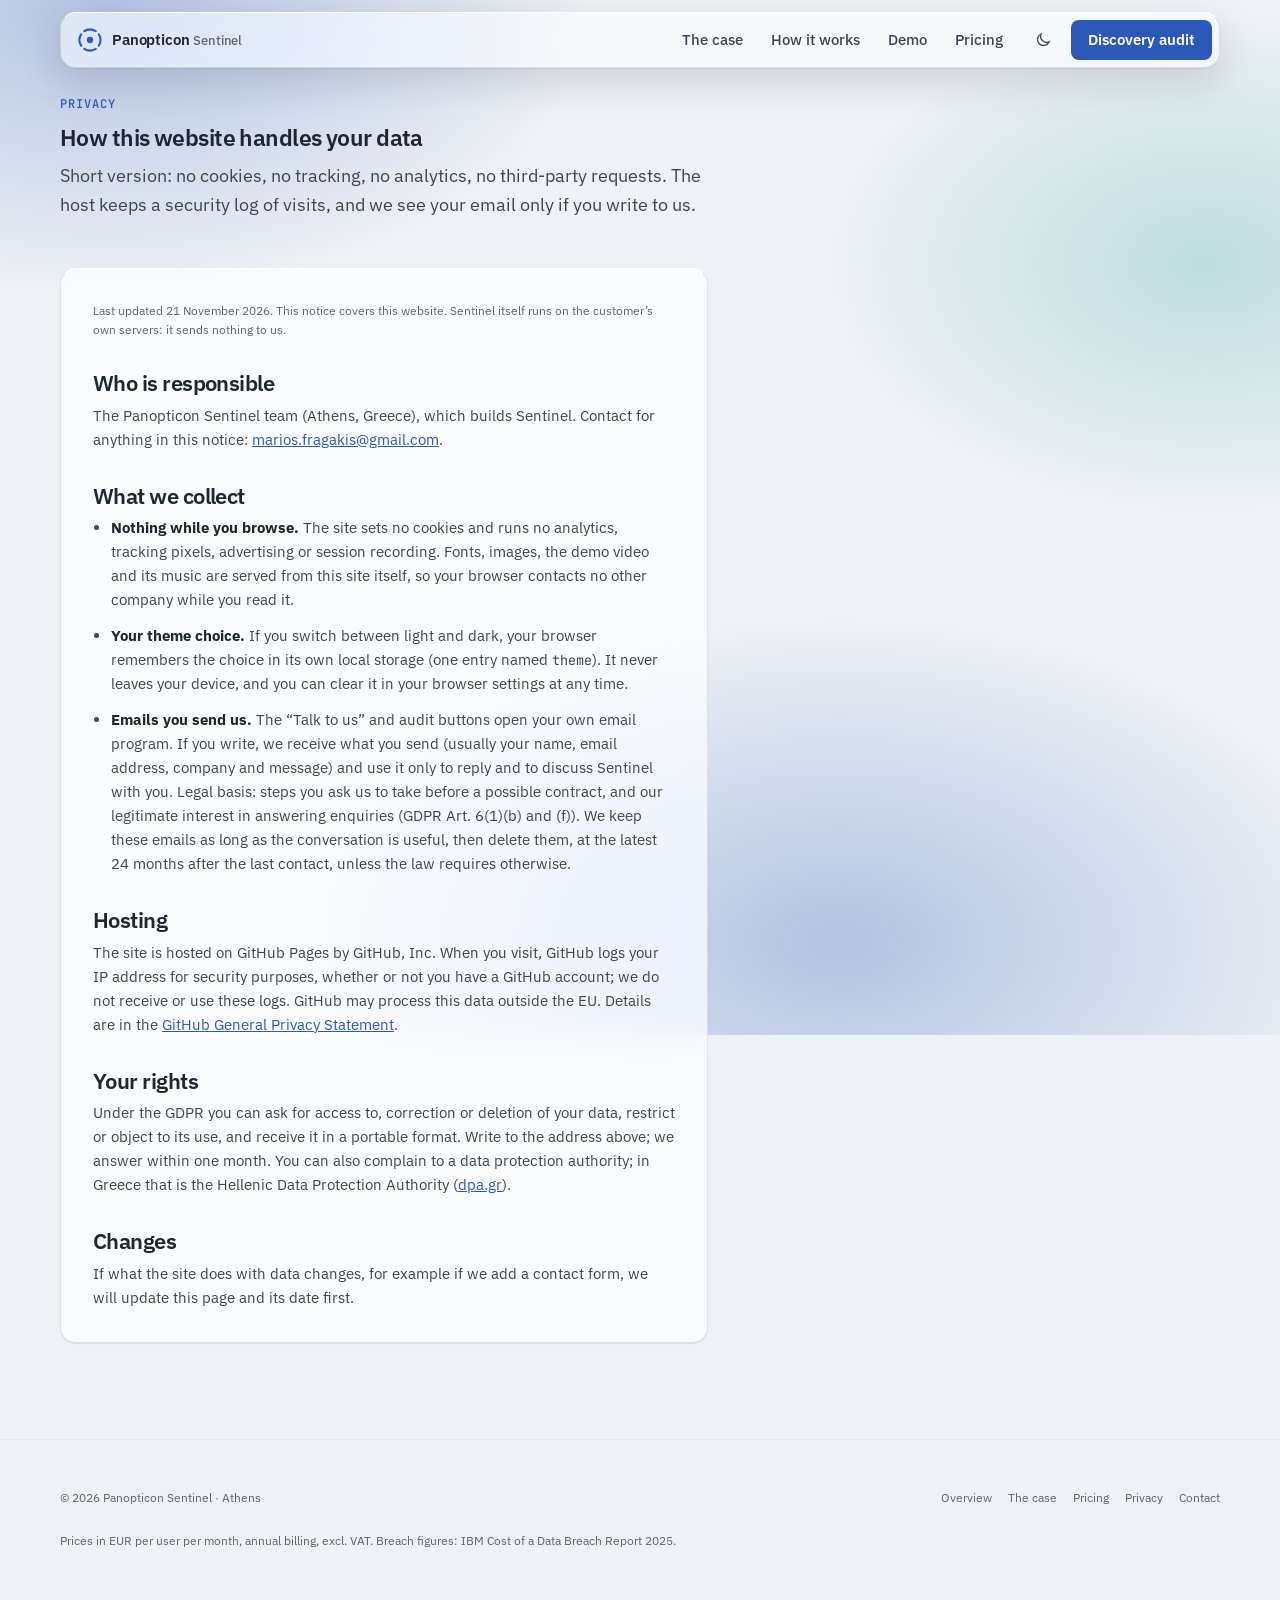
<file: privacy.html>
<!doctype html>
<html lang="en">
<head>
  <meta charset="utf-8">
  <meta name="viewport" content="width=device-width, initial-scale=1">
  <title>Privacy · Panopticon Sentinel</title>
  <meta name="description" content="How the Panopticon Sentinel website handles personal data: no cookies, no tracking, no third-party requests. Hosting by GitHub Pages, contact by email.">
  <meta name="theme-color" content="#0f1318">
  <meta property="og:type" content="website">
  <meta property="og:title" content="Privacy · Panopticon Sentinel">
  <meta property="og:description" content="On-device OCR and masking for every AI tool your company uses, on your own servers.">
  <meta property="og:image" content="https://dit-commit.github.io/sentinel/assets/img/og.png">
  <meta property="og:url" content="https://dit-commit.github.io/sentinel/privacy.html">
  <meta name="twitter:card" content="summary_large_image">
  <link rel="icon" type="image/svg+xml" href="favicon.svg">
  <link rel="apple-touch-icon" href="assets/img/apple-touch-icon.png">
  <link rel="preload" href="assets/fonts/ibm-plex-sans-latin-wght-normal.woff2" as="font" type="font/woff2" crossorigin>
  <link rel="stylesheet" href="assets/site.css?v=20261121y">
  <script>
    document.documentElement.classList.add('js');
    try {
      var t = localStorage.getItem('theme');
      if (t === 'dark' || (!t && matchMedia('(prefers-color-scheme: dark)').matches)) document.documentElement.classList.add('dark');
    } catch (e) {}
  </script>
</head>
<body class="field">
<a class="skip" href="#main">Skip to content</a>

<div class="bar-wrap">
  <header class="bar wrap">
    <a class="brand" href="./" aria-label="Panopticon Sentinel, home">
      <svg class="mark" viewBox="0 0 32 32" width="28" height="28" fill="none" aria-hidden="true"><path class="mark-ring" d="M26.06 9.46A12 12 0 0 1 26.06 22.54M22.54 26.06A12 12 0 0 1 9.46 26.06M5.94 22.54A12 12 0 0 1 5.94 9.46M9.46 5.94A12 12 0 0 1 22.54 5.94" stroke-width="2.4" stroke-linecap="round"/><path class="mark-tower" d="M12.4 16a3.6 3.6 0 1 0 7.2 0 3.6 3.6 0 1 0 -7.2 0Z"/></svg>
      <span>Panopticon <small>Sentinel</small></span>
    </a>
    <nav aria-label="Main">
      <ul class="nav">
        <li class="hide-sm"><a href="./#story">The case</a></li>
        <li class="hide-sm"><a href="./#how">How it works</a></li>
        <li><a href="./#demo">Demo</a></li>
        <li><a href="pricing.html">Pricing</a></li>
      </ul>
    </nav>
    <button class="icon-btn" type="button" data-theme-toggle aria-label="Switch theme">
      <svg class="theme-light-icon" viewBox="0 0 24 24" fill="none" stroke="currentColor" stroke-width="1.8" stroke-linecap="round" aria-hidden="true"><path d="M20 14.5A8 8 0 0 1 9.5 4a8 8 0 1 0 10.5 10.5Z"/></svg>
      <svg class="theme-dark-icon" viewBox="0 0 24 24" fill="none" stroke="currentColor" stroke-width="1.8" stroke-linecap="round" aria-hidden="true"><circle cx="12" cy="12" r="4"/><path d="M12 2v2M12 20v2M4.9 4.9l1.4 1.4M17.7 17.7l1.4 1.4M2 12h2M20 12h2M4.9 19.1l1.4-1.4M17.7 6.3l1.4-1.4"/></svg>
    </button>
    <a class="btn btn-primary" href="#audit">Discovery audit</a>
  </header>
</div>

<main id="main">
  <section aria-labelledby="privacy-title">
    <div class="wrap">
      <div class="section-head">
        <p class="eyebrow">Privacy</p>
        <h1 id="privacy-title">How this website handles your data</h1>
        <p class="lead">Short version: no cookies, no tracking, no analytics, no third-party requests. The host keeps a security log of visits, and we see your email only if you write to us.</p>
      </div>
      <article class="paper legal">
        <p class="legal-date">Last updated 21 November 2026. This notice covers this website. Sentinel itself runs on the customer’s own servers: it sends nothing to us.</p>

        <h2>Who is responsible</h2>
        <p>The Panopticon Sentinel team (Athens, Greece), which builds Sentinel. Contact for anything in this notice: <a href="mailto:marios.fragakis@gmail.com?subject=Privacy">marios.fragakis@gmail.com</a>.</p>

        <h2>What we collect</h2>
        <ul>
          <li><strong>Nothing while you browse.</strong> The site sets no cookies and runs no analytics, tracking pixels, advertising or session recording. Fonts, images, the demo video and its music are served from this site itself, so your browser contacts no other company while you read it.</li>
          <li><strong>Your theme choice.</strong> If you switch between light and dark, your browser remembers the choice in its own local storage (one entry named <code>theme</code>). It never leaves your device, and you can clear it in your browser settings at any time.</li>
          <li><strong>Emails you send us.</strong> The “Talk to us” and audit buttons open your own email program. If you write, we receive what you send (usually your name, email address, company and message) and use it only to reply and to discuss Sentinel with you. Legal basis: steps you ask us to take before a possible contract, and our legitimate interest in answering enquiries (GDPR Art. 6(1)(b) and (f)). We keep these emails as long as the conversation is useful, then delete them, at the latest 24 months after the last contact, unless the law requires otherwise.</li>
        </ul>

        <h2>Hosting</h2>
        <p>The site is hosted on GitHub Pages by GitHub, Inc. When you visit, GitHub logs your IP address for security purposes, whether or not you have a GitHub account; we do not receive or use these logs. GitHub may process this data outside the EU. Details are in the <a href="https://docs.github.com/en/site-policy/privacy-policies/github-general-privacy-statement" rel="noopener">GitHub General Privacy Statement</a>.</p>

        <h2>Your rights</h2>
        <p>Under the GDPR you can ask for access to, correction or deletion of your data, restrict or object to its use, and receive it in a portable format. Write to the address above; we answer within one month. You can also complain to a data protection authority; in Greece that is the Hellenic Data Protection Authority (<a href="https://www.dpa.gr/" rel="noopener">dpa.gr</a>).</p>

        <h2>Changes</h2>
        <p>If what the site does with data changes, for example if we add a contact form, we will update this page and its date first.</p>
      </article>
    </div>
  </section>
</main>

<footer>
  <div class="wrap">
    <div class="foot">
      <span>© 2026 Panopticon Sentinel · Athens</span>
      <nav aria-label="Footer"><a href="./">Overview</a><a href="./#story">The case</a><a href="pricing.html">Pricing</a><a href="privacy.html" aria-current="page">Privacy</a><a href="mailto:marios.fragakis@gmail.com">Contact</a></nav>
    </div>
    <p class="sources">Prices in EUR per user per month, annual billing, excl. VAT. Breach figures: IBM Cost of a Data Breach Report 2025.</p>
  </div>
</footer>

<script src="assets/site.js?v=20261121y" defer></script>
</body>
</html>
</file>
<file: assets/site.css>
/* Panopticon Sentinel: marketing site.
   Visual rules follow the dashboard's VISUAL.md: calm everywhere (Slate tokens, near-monochrome, one accent,
   whitespace over borders, IBM Plex Sans + JetBrains Mono for identifiers), cinematic only in the hero
   (Game of Life, like the sign-in screen). The presentation and the EDR terminal card follow the site's theme. */

@font-face { font-family: "IBM Plex Sans"; font-style: normal; font-display: swap; font-weight: 100 700;
  src: url("fonts/ibm-plex-sans-latin-wght-normal.woff2") format("woff2");
  unicode-range: U+0000-00FF,U+0131,U+0152-0153,U+02BB-02BC,U+02C6,U+02DA,U+02DC,U+0300-0301,U+0303,U+0308,U+0329,U+2000-206F,U+2074,U+20AC,U+2122,U+2191,U+2193,U+2212,U+2215,U+FEFF,U+FFFD; }
@font-face { font-family: "IBM Plex Sans"; font-style: normal; font-display: swap; font-weight: 100 700;
  src: url("fonts/ibm-plex-sans-latin-ext-wght-normal.woff2") format("woff2");
  unicode-range: U+0100-02BA,U+02BD-02C5,U+02C7-02CC,U+02CE-02D7,U+02DD-02FF,U+0304,U+0308,U+0329,U+1D00-1DBF,U+1E00-1E9F,U+1EF2-1EFF,U+2020,U+20A0-20AB,U+20AD-20C0,U+2113,U+2C60-2C7F,U+A720-A7FF; }
@font-face { font-family: "IBM Plex Sans"; font-style: normal; font-display: swap; font-weight: 100 700;
  src: url("fonts/ibm-plex-sans-greek-wght-normal.woff2") format("woff2"); unicode-range: U+0370-03FF; }
@font-face { font-family: "JetBrains Mono"; font-style: normal; font-display: swap; font-weight: 100 800;
  src: url("fonts/jetbrains-mono-latin-wght-normal.woff2") format("woff2");
  unicode-range: U+0000-00FF,U+0131,U+0152-0153,U+02BB-02BC,U+02C6,U+02DA,U+02DC,U+0300-0301,U+0303,U+0308,U+0329,U+2000-206F,U+20AC,U+2122,U+2191,U+2193,U+2212,U+2215,U+FEFF,U+FFFD; }
@font-face { font-family: "JetBrains Mono"; font-style: normal; font-display: swap; font-weight: 100 800;
  src: url("fonts/jetbrains-mono-greek-wght-normal.woff2") format("woff2"); unicode-range: U+0370-03FF; }

/* ------------------------------------------------------------ tokens (Slate, from dashboard design.css) */
:root {
  color-scheme: light;
  --bg: #eef1f5;
  --surface: #ffffff;
  --surface-2: #f3f5f8;
  --ink: #1e2633;
  --ink-2: #3b4553;
  --ink-3: #5b6573;
  --border: #e4e8ee;
  --accent: #2c58b8;
  --accent-soft: #e6edf9;
  --primary-bg: #2c58b8;
  --primary-ink: #ffffff;
  --shadow: 0 1px 2px rgb(15 23 42 / 6%), 0 1px 1px rgb(15 23 42 / 4%);
  --edge: transparent;
  --glass-bg: color-mix(in srgb, var(--surface) 55%, transparent);
  --glass-border: color-mix(in srgb, var(--ink) 11%, transparent);
  --glass-border-top: rgb(255 255 255 / 85%);
  --glass-filter: blur(28px) saturate(170%);
  --glass-shadow: 0 1px 2px rgb(15 23 42 / 6%), 0 14px 40px rgb(15 23 42 / 14%);
  --card-glass: color-mix(in srgb, var(--surface) 70%, transparent);
  --card-filter: blur(16px) saturate(160%);
  --page-glow: color-mix(in srgb, var(--accent) 30%, transparent);
  --page-glow-2: color-mix(in srgb, #2aa198 24%, transparent);
  --outcome-blocked: #1d3f8f;
  --outcome-redacted: #7f90ab;
  --outcome-warned: #d9773a;
  --on-blocked: #ffffff;
  --on-redacted: #1e2633;
  --on-warned: #1e2633;
  --protected: #1d3f8f;
  --protected-bg: #e8eef9;
  --brand-teal: #0e7486;
  --brand-dome: #5b6573;

  --font-sans: "IBM Plex Sans", system-ui, sans-serif;
  --font-mono: "JetBrains Mono", ui-monospace, "Cascadia Code", Consolas, monospace;
  /* Type scale: 6 steps. */
  --t-small: .75rem;
  --t-body: .9375rem;
  --t-lead: 1.125rem;
  --t-title: 1.375rem;
  --t-heading: clamp(1.875rem, 1.2rem + 2.4vw, 2.75rem);
  --t-display: clamp(2.5rem, 1.4rem + 4.6vw, 4.5rem);
  /* Spacing: 4/8/12/16/24/32/48, plus section rhythm. */
  --s1: 4px; --s2: 8px; --s3: 12px; --s4: 16px; --s5: 24px; --s6: 32px; --s7: 48px; --s8: 96px;
  --r-control: 8px;
  --r-panel: 16px;
  --motion-quick: 120ms;
  --motion-standard: 200ms;
  --motion-slow: 320ms;
  --ease: cubic-bezier(.2, .65, .3, 1);
  --page: 1160px;
  --page-bg: #eef1f5;
  --gutter: 24px;
}

/* Dark Graphite. Applied by class (set before paint from localStorage or the OS), same as the dashboard.
   The hero and the presentation stage are always dark (cinematic moments). */
.dark, .hero, .bar-wrap.on-hero {
  color-scheme: dark;
  --bg: #0f1318;
  --surface: #171c23;
  --surface-2: #1e252e;
  --ink: #e7ebf0;
  --ink-2: #c3cad4;
  --ink-3: #98a2b0;
  --border: #262d37;
  --accent: #7aa2f2;
  --accent-soft: #1f2d4a;
  --primary-bg: #7aa2f2;
  --primary-ink: #0f1318;
  --shadow: 0 2px 3px rgb(0 0 0 / 12%), 0 8px 27px rgb(0 0 0 / 12%);
  --edge: var(--border);
  --glass-border: rgb(255 255 255 / 9%);
  --glass-border-top: rgb(255 255 255 / 18%);
  --glass-shadow: 0 1px 2px rgb(0 0 0 / 20%), 0 16px 44px rgb(0 0 0 / 38%);
  --card-glass: color-mix(in srgb, var(--surface) 68%, transparent);
  --page-glow: color-mix(in srgb, var(--accent) 28%, transparent);
  --page-glow-2: color-mix(in srgb, #2aa198 20%, transparent);
  --outcome-blocked: #5b86e6;
  --outcome-redacted: #5d6a80;
  --outcome-warned: #e98c4f;
  --on-blocked: #0f1318;
  --on-redacted: #e7ebf0;
  --on-warned: #151a21;
  --protected: #8fb0f5;
  --protected-bg: #1c2740;
  --brand-teal: #3fb6c8;
  --brand-dome: #b9c0c9;
}
.dark { --page-bg: #0f1318; }
@media (max-width: 640px) { :root { --gutter: 16px; --s8: 64px; } }

/* ------------------------------------------------------------ base */
*, ::before, ::after { box-sizing: border-box; }
* { margin: 0; }
html { -webkit-text-size-adjust: 100%; scroll-padding-top: 88px; }
body {
  min-height: 100vh; overflow-x: hidden;
  background: var(--bg); color: var(--ink);
  font: 400 var(--t-body)/1.6 var(--font-sans);
  font-feature-settings: "tnum" 0;
  -webkit-font-smoothing: antialiased;
}
img, svg, canvas { display: block; max-width: 100%; }
a { color: inherit; }
button { font: inherit; color: inherit; }
button:not(:disabled), summary { cursor: pointer; }
:focus-visible { outline: 2px solid var(--accent); outline-offset: 2px; border-radius: 4px; }
.mono { font-family: var(--font-mono); font-size: .92em; letter-spacing: -.01em; }
.num { font-variant-numeric: tabular-nums; }
.sr-only { position: absolute; width: 1px; height: 1px; padding: 0; margin: -1px; overflow: hidden; clip: rect(0 0 0 0); white-space: nowrap; border: 0; }
.skip { position: absolute; left: var(--s4); top: -100px; z-index: 50; padding: var(--s2) var(--s4); border-radius: var(--r-control); background: var(--primary-bg); color: var(--primary-ink); }
.skip:focus { top: var(--s4); }

/* The page's colour field: still on ::after, slow drift on ::before (the dashboard's one moving exception). */
.field::after { content: ""; position: fixed; inset: 0; z-index: -2; pointer-events: none; background: var(--bg); }
.field::before {
  content: ""; position: fixed; inset: -15%; z-index: -1; pointer-events: none;
  background:
    radial-gradient(40% 34% at 18% 12%, var(--page-glow), transparent 72%),
    radial-gradient(32% 30% at 84% 34%, var(--page-glow-2), transparent 70%),
    radial-gradient(44% 38% at 62% 92%, var(--page-glow), transparent 72%);
}
@keyframes field-drift {
  0%   { transform: translate3d(0, 0, 0) rotate(0deg) scale(1);        filter: hue-rotate(0deg) saturate(1); }
  33%  { transform: translate3d(7%, -5%, 0) rotate(8deg) scale(1.12);  filter: hue-rotate(50deg) saturate(1.25); }
  66%  { transform: translate3d(-4%, 6%, 0) rotate(-6deg) scale(1.05); filter: hue-rotate(-35deg) saturate(1.1); }
  100% { transform: translate3d(-7%, -3%, 0) rotate(4deg) scale(1.1);  filter: hue-rotate(25deg) saturate(1.2); }
}
@media (prefers-reduced-motion: no-preference) {
  .field::before { animation: field-drift 48s steps(240) infinite alternate; will-change: transform, filter; }
}

.wrap { width: min(var(--page), 100% - 2 * var(--gutter)); margin-inline: auto; }
section { padding-block: var(--s8); }
.eyebrow { font: 500 var(--t-small)/1.4 var(--font-mono); letter-spacing: .08em; text-transform: uppercase; color: var(--accent); }
h1, h2, h3 { font-weight: 600; letter-spacing: -.025em; line-height: 1.12; text-wrap: balance; }
h2 { font-size: var(--t-heading); }
h3 { font-size: var(--t-lead); letter-spacing: -.01em; line-height: 1.3; }
.lead { font-size: var(--t-lead); color: var(--ink-2); max-width: 60ch; text-wrap: pretty; }
.muted { color: var(--ink-3); }
.small { font-size: var(--t-small); }
.section-head { display: grid; gap: var(--s3); margin-bottom: var(--s7); max-width: 760px; }
.source { margin-top: var(--s6); font-size: var(--t-small); color: var(--ink-3); max-width: 90ch; }

/* ------------------------------------------------------------ buttons */
.btn {
  display: inline-flex; align-items: center; justify-content: center; gap: var(--s2);
  min-height: 44px; padding: 0 var(--s5); border-radius: var(--r-control);
  border: 1px solid var(--glass-border); background: var(--card-glass); color: var(--ink);
  font-weight: 600; text-decoration: none; white-space: nowrap;
  transition: background var(--motion-quick) var(--ease), transform var(--motion-quick) var(--ease), border-color var(--motion-quick);
}
.btn:hover { background: var(--surface); border-color: color-mix(in srgb, var(--ink) 22%, transparent); }
.btn:active { transform: translateY(1px); }
.btn-primary { background: var(--primary-bg); color: var(--primary-ink); border-color: transparent; }
.btn-primary:hover { background: color-mix(in srgb, var(--primary-bg) 88%, var(--ink)); border-color: transparent; }
.btn svg { width: 16px; height: 16px; }
.actions { display: flex; flex-wrap: wrap; gap: var(--s3); }

/* ------------------------------------------------------------ top bar (glass, like the dock) */
.bar-wrap { position: fixed; z-index: 30; inset: var(--s3) 0 auto; pointer-events: none; }
.bar {
  pointer-events: auto; position: relative; isolation: isolate;
  display: flex; align-items: center; gap: var(--s2); min-height: 56px; padding: var(--s2) var(--s2) var(--s2) var(--s4);
  border-radius: var(--r-panel);
}
.bar::before {
  content: ""; position: absolute; inset: 0; z-index: -1; border-radius: inherit;
  background: var(--glass-bg); -webkit-backdrop-filter: var(--glass-filter); backdrop-filter: var(--glass-filter);
  border: 1px solid var(--glass-border); border-top-color: var(--glass-border-top); box-shadow: var(--glass-shadow);
}
.brand { display: inline-flex; align-items: center; gap: var(--s2); font-weight: 600; letter-spacing: -.01em; text-decoration: none; margin-right: auto; }
.brand .mark { flex: none; }
.mark-dots { fill: var(--brand-teal); }
.mark-dome { fill: var(--brand-dome); }
.mark-line { stroke: var(--brand-teal); }
/* Small mark = the dashboard's "cells" logo (ring of cells around the watchtower), in the accent colour */
.mark-ring { stroke: var(--accent); }
.mark-tower { fill: var(--accent); }
.mark-sea { fill: var(--brand-dome); opacity: .22; } /* the globe's ocean: drawn as black in the original logo */
.dark .mark-sea { opacity: .16; }
.brand small { font-weight: 500; color: var(--ink-3); }
.nav { display: flex; align-items: center; gap: var(--s1); list-style: none; padding: 0; }
.nav a, .icon-btn {
  display: inline-flex; align-items: center; min-height: 40px; padding: 0 var(--s3); border-radius: var(--r-control);
  color: var(--ink-2); font-weight: 500; text-decoration: none; transition: background var(--motion-quick), color var(--motion-quick);
}
.nav a:hover, .icon-btn:hover { background: color-mix(in srgb, var(--ink) 7%, transparent); color: var(--ink); }
.nav a[aria-current="page"] { color: var(--accent); background: var(--accent-soft); }
.icon-btn { border: 0; background: none; width: 40px; justify-content: center; padding: 0; }
.icon-btn svg { width: 18px; height: 18px; }
.bar .btn { min-height: 40px; padding: 0 var(--s4); }
.theme-dark-icon { display: none; }
.dark .theme-dark-icon { display: block; }
.dark .theme-light-icon { display: none; }
@media (max-width: 760px) {
  .nav .hide-sm { display: none; }
  .brand small { display: none; }
}
@media (max-width: 420px) { .bar .btn { display: none; } }

/* ------------------------------------------------------------ hero (cinematic moment 1: dark, Game of Life) */
.hero {
  position: relative; overflow: hidden; isolation: isolate;
  padding: calc(var(--s8) + 72px) 0 var(--s8);
  background: var(--bg); color: var(--ink);
}
.hero canvas { position: absolute; inset: 0; z-index: -1; width: 100%; height: 100%; }
.hero::after { /* fade the Life field into the page below */
  content: ""; position: absolute; inset: auto 0 0; height: 160px; z-index: -1; pointer-events: none;
  background: linear-gradient(to bottom, transparent, var(--page-bg));
}
/* Interactive Life: a quiet hint, shown only once the script has wired the pointer up. */
.life-hint { display: none; position: absolute; right: max(var(--gutter), calc((100% - var(--page)) / 2)); top: 84px; z-index: 1; margin: 0; font: 500 var(--t-small)/1.4 var(--font-mono); letter-spacing: .04em; color: var(--ink-3); pointer-events: none; }
.life-interactive .life-hint { display: block; }
/* Sideways drags draw on touch screens; vertical swipes and pinch still scroll and zoom the page. */
.life-interactive { touch-action: pan-y pinch-zoom; cursor: crosshair; }
.life-interactive :is(a, button, .demo) { cursor: auto; }
.life-interactive :is(a, button) { cursor: pointer; }
.life-hint .touch-only { display: none; }
@media (hover: none) { .life-hint .hover-only { display: none; } .life-hint .touch-only { display: inline; } }
@media (max-width: 640px) { .life-hint { right: auto; left: var(--gutter); } }
.hero-grid { display: grid; grid-template-columns: minmax(0, 1.05fr) minmax(0, .95fr); gap: var(--s7); align-items: center; }
.hero h1 { font-size: var(--t-display); font-weight: 600; letter-spacing: -.04em; line-height: 1.02; margin: var(--s4) 0 var(--s5); }
.hero h1 span { color: var(--accent); }
.hero .lead { margin-bottom: var(--s6); }
.surfaces { display: flex; flex-wrap: wrap; gap: var(--s2) var(--s4); margin-top: var(--s7); padding: 0; list-style: none; font: 500 var(--t-small)/1.4 var(--font-mono); letter-spacing: .06em; text-transform: uppercase; color: var(--ink-3); }
.platforms { margin-top: var(--s3); max-width: 60ch; font-size: var(--t-small); line-height: 1.5; color: var(--ink-3); }
.surfaces li { display: inline-flex; align-items: center; gap: var(--s2); }
.surfaces li + li::before { content: ""; width: 4px; height: 4px; border-radius: 50%; background: var(--ink-3); opacity: .6; margin-right: var(--s2); }
@media (max-width: 900px) { .hero-grid { grid-template-columns: 1fr; } }

/* The live masking demo: frosted card over the Life field. */
.demo {
  border-radius: var(--r-panel); padding: var(--s5);
  background: color-mix(in srgb, var(--surface) 58%, transparent);
  -webkit-backdrop-filter: blur(18px) saturate(150%); backdrop-filter: blur(18px) saturate(150%);
  border: 1px solid color-mix(in srgb, var(--ink) 14%, transparent); border-top-color: var(--glass-border-top);
  box-shadow: 0 18px 50px rgb(0 0 0 / .45);
}
.demo-head { display: flex; align-items: center; justify-content: space-between; gap: var(--s3); margin-bottom: var(--s4); font-size: var(--t-small); color: var(--ink-3); }
.demo-head .mono { color: var(--ink-2); }
.demo-label { font: 500 var(--t-small)/1.4 var(--font-mono); letter-spacing: .08em; text-transform: uppercase; color: var(--ink-3); margin-bottom: var(--s2); }
.demo-prompt { font-size: var(--t-lead); line-height: 1.55; color: var(--ink); }
.demo-sent { margin-top: var(--s5); padding-top: var(--s5); border-top: 1px solid var(--border); }
.demo-sent .demo-prompt { color: var(--ink-2); }
.hit {
  font-family: var(--font-mono); font-size: .86em; white-space: nowrap;
  padding: 1px 6px; border-radius: 5px; background: color-mix(in srgb, var(--outcome-warned) 22%, transparent);
  box-shadow: inset 0 -2px 0 var(--outcome-warned);
}
.masked { font-family: var(--font-mono); font-size: .86em; white-space: nowrap; padding: 1px 6px; border-radius: 5px; background: var(--accent-soft); color: var(--protected); }
.demo-foot { display: flex; flex-wrap: wrap; align-items: center; gap: var(--s2) var(--s4); margin-top: var(--s5); font-size: var(--t-small); color: var(--ink-3); }
.outcome { display: inline-flex; align-items: center; gap: 6px; padding: 2px 10px 2px 8px; border-radius: 999px; font-size: var(--t-small); font-weight: 600; }
.outcome svg { width: 13px; height: 13px; }
.outcome[data-outcome="redacted"] { background: var(--outcome-redacted); color: var(--on-redacted); }
.outcome[data-outcome="blocked"] { background: var(--outcome-blocked); color: var(--on-blocked); }
.outcome[data-outcome="warned"] { background: var(--outcome-warned); color: var(--on-warned); }
.check { display: inline-flex; align-items: center; gap: 6px; }
.check::before { content: ""; width: 6px; height: 6px; border-radius: 50%; background: var(--outcome-blocked); }

/* The one live arrival: the sent line settles in once the scan is done. */
.js .demo-sent { opacity: 0; transform: translateY(6px); transition: opacity var(--motion-slow) var(--ease), transform var(--motion-slow) var(--ease); }
.js .demo.done .demo-sent { opacity: 1; transform: none; }
.js .demo .hit { transition: box-shadow 600ms var(--ease), background 600ms var(--ease); }
.js .demo:not(.scanned) .hit { background: transparent; box-shadow: inset 0 0 0 var(--outcome-warned); }

/* ------------------------------------------------------------ stats */
.stats { display: grid; grid-template-columns: repeat(4, minmax(0, 1fr)); gap: var(--s6) var(--s5); }
.stat strong { display: block; font-size: var(--t-heading); font-weight: 600; letter-spacing: -.03em; line-height: 1.1; font-variant-numeric: tabular-nums; margin-bottom: var(--s2); }
.stat p { color: var(--ink-2); max-width: 26ch; }
@media (max-width: 860px) { .stats { grid-template-columns: repeat(2, minmax(0, 1fr)); } }

/* ------------------------------------------------------------ presentation (cinematic moment 2: presenter mode) */
.stage {
  position: relative; border-radius: calc(var(--r-panel) + 8px); overflow: hidden;
  background: var(--surface); color: var(--ink);
  border: 1px solid var(--glass-border); box-shadow: 0 2px 6px rgb(15 23 42 / 5%), 0 30px 80px rgb(15 23 42 / 14%);
}
.dark .stage { box-shadow: 0 2px 6px rgb(0 0 0 / 30%), 0 30px 80px rgb(0 0 0 / 45%); }
.stage-top { display: flex; align-items: center; justify-content: space-between; gap: var(--s4); padding: var(--s5) var(--s6) 0; font: 500 var(--t-small)/1.4 var(--font-mono); letter-spacing: .08em; text-transform: uppercase; color: var(--ink-3); }
.stage-top .count { color: var(--accent); }
.slides { position: relative; }
.slide { padding: var(--s6) var(--s6) var(--s7); min-height: 520px; display: grid; align-content: start; gap: var(--s5); }
.slide h3 { font-size: clamp(1.75rem, 1.1rem + 2.6vw, 3rem); font-weight: 500; letter-spacing: -.035em; line-height: 1.08; max-width: 22ch; }
.slide h3 em { font-style: normal; color: var(--accent); }
.slide .sub { color: var(--ink-2); font-size: var(--t-lead); max-width: 62ch; }
.slide .note { font-size: var(--t-small); color: var(--ink-3); margin-top: auto; }
.js .slide { display: none; }
.js .slide.is-active { display: grid; animation: slide-in var(--motion-slow) var(--ease) both; }
.js .slide.is-active.from-left { animation-name: slide-in-left; }
@keyframes slide-in { from { opacity: 0; transform: translateX(24px); } }
@keyframes slide-in-left { from { opacity: 0; transform: translateX(-24px); } }
.no-js-only { }
.js .no-js-only { display: none; }
.slide + .slide { border-top: 1px solid var(--border); }
.js .slide + .slide { border-top: 0; }

.stage-controls { display: flex; align-items: center; justify-content: space-between; gap: var(--s4); padding: 0 var(--s6) var(--s5); }
.dots { display: flex; flex-wrap: wrap; gap: var(--s1); list-style: none; padding: 0; }
.dots button { width: 32px; height: 32px; border: 0; background: none; padding: 0; display: grid; place-items: center; border-radius: var(--r-control); }
.dots button::before { content: ""; width: 18px; height: 3px; border-radius: 2px; background: var(--border); transition: background var(--motion-standard), width var(--motion-standard) var(--ease); }
.dots button:hover::before { background: var(--ink-3); }
.dots button[aria-current="true"]::before { background: var(--accent); width: 26px; }
.stage-nav { display: flex; gap: var(--s2); }
.stage-nav button { width: 44px; height: 44px; border-radius: var(--r-control); border: 1px solid var(--glass-border); background: var(--surface); display: grid; place-items: center; transition: background var(--motion-quick); }
.stage-nav button:hover:not(:disabled) { background: var(--surface-2); }
.stage-nav button:disabled { opacity: .4; cursor: default; }
.stage-nav svg { width: 18px; height: 18px; }
.stage-hint { font-size: var(--t-small); color: var(--ink-3); }
.stage:not(.ready) .stage-controls { display: none; }
@media (max-width: 640px) {
  .stage-top, .slide, .stage-controls { padding-inline: var(--s5); }
  .slide { min-height: 0; }
  .stage-hint { display: none; }
  .dots button { width: 22px; }
  .dots button::before { width: 12px; }
  .dots button[aria-current="true"]::before { width: 18px; }
}

/* Slide content pieces */
.prompts { width: 100%; border-collapse: collapse; font-size: var(--t-body); }
.prompts th { text-align: left; font: 500 var(--t-small)/1.4 var(--font-mono); letter-spacing: .08em; text-transform: uppercase; color: var(--ink-3); padding: 0 var(--s4) var(--s3) 0; }
.prompts td { padding: var(--s3) var(--s4) var(--s3) 0; border-top: 1px solid var(--border); vertical-align: top; }
.prompts td:first-child { font-family: var(--font-mono); color: var(--ink-3); white-space: nowrap; }
.prompts .who { white-space: nowrap; }
.prompts .who small { display: block; color: var(--ink-3); font-size: var(--t-small); }
.prompts .q { color: var(--ink); max-width: 52ch; }
.prompts .q .mono { color: var(--outcome-warned); }
.exposed { display: flex; flex-wrap: wrap; gap: var(--s1); }
.chip { display: inline-block; padding: 1px 8px; border-radius: 999px; font-size: var(--t-small); font-weight: 600; background: color-mix(in srgb, var(--outcome-warned) 18%, transparent); color: var(--outcome-warned); white-space: nowrap; }
.table-scroll { overflow-x: auto; max-width: 100%; -webkit-overflow-scrolling: touch; }
.table-scroll > table { min-width: 640px; }

.big-stats { display: grid; grid-template-columns: repeat(4, minmax(0, 1fr)); gap: var(--s6); margin-top: var(--s4); }
.big-stats strong { display: block; font-size: clamp(2.25rem, 1.4rem + 3vw, 3.75rem); font-weight: 500; letter-spacing: -.04em; line-height: 1; color: var(--ink); font-variant-numeric: tabular-nums; margin-bottom: var(--s3); }
.big-stats strong.accent { color: var(--accent); }
.big-stats p { color: var(--ink-2); font-size: var(--t-body); }
@media (max-width: 860px) { .big-stats { grid-template-columns: repeat(2, minmax(0, 1fr)); } }

.callout { border-left: 2px solid var(--accent); padding: var(--s2) 0 var(--s2) var(--s5); max-width: 72ch; color: var(--ink-2); }
.callout b { display: block; font: 500 var(--t-small)/1.4 var(--font-mono); letter-spacing: .08em; text-transform: uppercase; color: var(--accent); margin-bottom: var(--s2); }

.steps { display: grid; grid-template-columns: repeat(4, minmax(0, 1fr)); gap: var(--s5); list-style: none; padding: 0; counter-reset: step; }
.steps li { position: relative; padding-top: var(--s5); }
.steps li::before { content: ""; position: absolute; top: 0; left: 0; right: calc(-1 * var(--s5)); height: 1px; background: var(--border); }
.steps li:last-child::before { right: 0; }
.steps li::after { content: ""; position: absolute; top: -3px; left: 0; width: 7px; height: 7px; border-radius: 50%; background: var(--accent); }
.steps .k { font: 500 var(--t-small)/1.4 var(--font-mono); letter-spacing: .08em; text-transform: uppercase; color: var(--accent); }
.steps h4 { font-size: var(--t-lead); font-weight: 600; letter-spacing: -.01em; margin: var(--s2) 0 var(--s1); }
.steps p { color: var(--ink-2); }
@media (max-width: 860px) { .steps { grid-template-columns: repeat(2, minmax(0, 1fr)); row-gap: var(--s6); } .steps li::before { right: 0; } }
@media (max-width: 520px) { .steps { grid-template-columns: 1fr; } }

.flow { display: grid; grid-template-columns: minmax(0, 1fr) minmax(0, 1fr); gap: var(--s7); }
.flow h4 { font: 500 var(--t-small)/1.4 var(--font-mono); letter-spacing: .08em; text-transform: uppercase; color: var(--ink-3); margin-bottom: var(--s3); }
.flow ol { list-style: none; padding: 0; display: grid; gap: var(--s3); counter-reset: f; }
.flow li { display: grid; grid-template-columns: 32px 1fr; color: var(--ink-2); counter-increment: f; }
.flow li::before { content: counter(f, decimal-leading-zero); font-family: var(--font-mono); font-size: var(--t-small); color: var(--ink-3); padding-top: 3px; }
.flow .stays h4 { color: var(--accent); }
.mask-line { display: grid; gap: var(--s2); margin-top: var(--s2); padding: var(--s4) var(--s5); border-radius: var(--r-control); background: var(--surface); font-family: var(--font-mono); font-size: var(--t-body); }
.mask-line div { display: grid; grid-template-columns: 140px 1fr; gap: var(--s4); align-items: baseline; }
.mask-line span:first-child { font-size: var(--t-small); letter-spacing: .08em; text-transform: uppercase; color: var(--ink-3); }
@media (max-width: 760px) { .flow { grid-template-columns: 1fr; gap: var(--s5); } .mask-line div { grid-template-columns: 1fr; gap: 0; } }

.compare { width: 100%; border-collapse: collapse; }
.compare th, .compare td { text-align: left; padding: var(--s3) var(--s4) var(--s3) 0; border-top: 1px solid var(--border); }
.compare thead th { border-top: 0; font: 500 var(--t-small)/1.4 var(--font-mono); letter-spacing: .08em; text-transform: uppercase; color: var(--ink-3); }
.compare tbody th { font-weight: 500; }
.compare tr.ours th, .compare tr.ours td { color: var(--accent); font-weight: 600; }
.compare td { color: var(--ink-2); }

.law { display: grid; grid-template-columns: repeat(4, minmax(0, 1fr)); gap: var(--s6); }
.law .k { font: 500 var(--t-small)/1.4 var(--font-mono); letter-spacing: .08em; text-transform: uppercase; color: var(--accent); }
.law strong { display: block; font-size: clamp(2rem, 1.3rem + 2.4vw, 3rem); font-weight: 500; letter-spacing: -.04em; line-height: 1.05; margin: var(--s3) 0; font-variant-numeric: tabular-nums; }
.law p { color: var(--ink-2); }
@media (max-width: 860px) { .law { grid-template-columns: repeat(2, minmax(0, 1fr)); } }

/* ------------------------------------------------------------ feature grids */
.features { display: grid; grid-template-columns: repeat(4, minmax(0, 1fr)); gap: var(--s7) var(--s6); list-style: none; padding: 0; }
.features .k { font: 500 var(--t-small)/1.4 var(--font-mono); color: var(--ink-3); }
.features h3 { margin: var(--s2) 0 var(--s1); }
.features p { color: var(--ink-2); }
@media (max-width: 960px) { .features { grid-template-columns: repeat(2, minmax(0, 1fr)); } }
@media (max-width: 520px) { .features { grid-template-columns: 1fr; gap: var(--s6); } }

.paper {
  border-radius: var(--r-panel); padding: var(--s6);
  background: var(--card-glass); -webkit-backdrop-filter: var(--card-filter); backdrop-filter: var(--card-filter);
  border: 1px solid var(--glass-border); border-top-color: var(--glass-border-top); box-shadow: var(--shadow);
}
.product { display: grid; grid-template-columns: repeat(2, minmax(0, 1fr)); gap: var(--s5); }
.product .paper h3 { margin-bottom: var(--s2); }
.product .paper p { color: var(--ink-2); }
.product dl { display: grid; gap: var(--s4); margin-top: var(--s5); }
.product dt { font: 500 var(--t-small)/1.4 var(--font-mono); letter-spacing: .08em; text-transform: uppercase; color: var(--ink-3); }
.product dd { color: var(--ink-2); }
@media (max-width: 760px) { .product { grid-template-columns: 1fr; } .paper { padding: var(--s5); } }

/* Worked example: a scanned contract */
.example { display: grid; grid-template-columns: minmax(0, 1.1fr) minmax(0, 1fr); gap: var(--s6); align-items: center; }
.scan {
  padding: var(--s6); border-radius: var(--r-control); background: var(--surface); color: var(--ink);
  box-shadow: var(--shadow); border: 1px solid var(--edge); transform: rotate(-1.2deg);
  font-family: var(--font-mono); font-size: var(--t-body); line-height: 1.9;
}
.scan .doc-title { font-weight: 700; letter-spacing: .04em; margin-bottom: var(--s3); }
.scan .ocr { background: color-mix(in srgb, var(--outcome-warned) 22%, transparent); box-shadow: inset 0 -2px 0 var(--outcome-warned); padding: 0 4px; border-radius: 3px; }
.scan-cap { font-size: var(--t-small); color: var(--ink-3); margin-top: var(--s4); }
.records { display: grid; gap: var(--s4); }
.records .paper { padding: var(--s5); }
.records h4 { font: 500 var(--t-small)/1.4 var(--font-mono); letter-spacing: .08em; text-transform: uppercase; color: var(--ink-3); margin-bottom: var(--s2); }
.records dl { display: grid; grid-template-columns: auto 1fr; gap: var(--s1) var(--s4); font-size: var(--t-body); }
.records dt { color: var(--ink-3); }
@media (max-width: 860px) { .example { grid-template-columns: 1fr; } .scan { transform: none; } }

/* ------------------------------------------------------------ closing CTA */
.closing { text-align: left; }
.closing h2 { font-size: var(--t-display); letter-spacing: -.04em; line-height: 1.02; margin: var(--s4) 0 var(--s5); }
.closing h2 span { color: var(--accent); }
.closing .lead { margin-bottom: var(--s6); }

/* ------------------------------------------------------------ pricing */
.page-head { padding-top: calc(var(--s8) + 56px); padding-bottom: var(--s7); }
.page-head h1 { font-size: var(--t-display); letter-spacing: -.04em; line-height: 1.02; margin: var(--s4) 0 var(--s4); }

.calc[hidden] { display: none; } /* without JavaScript the controls would do nothing */
.calc { display: flex; flex-wrap: wrap; align-items: center; gap: var(--s4) var(--s6); margin-bottom: var(--s5); }
.calc label { display: inline-flex; align-items: center; gap: var(--s3); font-weight: 500; }
.calc input[type="number"] {
  width: 120px; min-height: 44px; padding: 0 var(--s3); border-radius: var(--r-control);
  border: 1px solid var(--glass-border); background: var(--surface); color: var(--ink);
  font: 500 var(--t-body) var(--font-sans); font-variant-numeric: tabular-nums;
}
.calc input[type="range"] { width: min(320px, 60vw); accent-color: var(--accent); }
.seg { display: inline-flex; padding: 3px; border-radius: calc(var(--r-control) + 3px); background: color-mix(in srgb, var(--ink) 6%, transparent); }
.seg button { min-height: 38px; padding: 0 var(--s4); border: 0; border-radius: var(--r-control); background: none; color: var(--ink-2); font-weight: 500; }
.seg button[aria-pressed="true"] { background: var(--surface); color: var(--ink); box-shadow: var(--shadow); }
.calc .discount { font-size: var(--t-small); color: var(--ink-3); }

.tiers { display: grid; grid-template-columns: repeat(4, minmax(0, 1fr)); gap: var(--s4); align-items: stretch; }
.tier { display: flex; flex-direction: column; gap: var(--s4); position: relative; }
.tier.featured { border: 1.5px solid var(--accent); }
.tier .badge { position: absolute; top: calc(-1 * var(--s3)); left: var(--s5); padding: 2px 10px; border-radius: 999px; background: var(--primary-bg); color: var(--primary-ink); font-size: var(--t-small); font-weight: 600; }
.tier .name { font: 600 var(--t-small)/1.4 var(--font-mono); letter-spacing: .08em; text-transform: uppercase; color: var(--ink-3); }
.tier.featured .name { color: var(--accent); }
.tier .price { display: flex; align-items: baseline; gap: var(--s2); }
.tier .price strong { font-size: var(--t-display); font-weight: 500; letter-spacing: -.045em; line-height: 1; font-variant-numeric: tabular-nums; }
.tier .unit { color: var(--ink-3); font-size: var(--t-small); line-height: 1.3; }
.tier .terms { font-family: var(--font-mono); font-size: var(--t-small); color: var(--ink-2); min-height: 2.8em; }
.tier .for { color: var(--ink-2); }
.tier ul { list-style: none; padding: var(--s4) 0 0; border-top: 1px solid var(--border); display: grid; align-content: start; gap: var(--s2); flex: 1; }
.tier li { display: grid; grid-template-columns: 18px 1fr; gap: var(--s2); color: var(--ink-2); }
.tier li svg { width: 16px; height: 16px; margin-top: 4px; color: var(--accent); }
.tier li.inherit { color: var(--ink); font-weight: 600; }
.estimate { padding: var(--s3) var(--s4); border-radius: var(--r-control); background: color-mix(in srgb, var(--ink) 5%, transparent); }
.estimate .label { font-size: var(--t-small); color: var(--ink-3); }
.estimate .value { font-size: var(--t-title); font-weight: 600; letter-spacing: -.02em; font-variant-numeric: tabular-nums; }
.estimate .why { font-size: var(--t-small); color: var(--ink-3); }
.estimate.na .value { color: var(--ink-3); font-size: var(--t-body); font-weight: 500; }
.tier .btn { width: 100%; }
@media (max-width: 1060px) { .tiers { grid-template-columns: repeat(2, minmax(0, 1fr)); row-gap: var(--s6); } }
@media (max-width: 600px) { .tiers { grid-template-columns: 1fr; } }

.vol { width: 100%; border-collapse: collapse; font-variant-numeric: tabular-nums; }
.vol th, .vol td { text-align: left; padding: var(--s3) var(--s4) var(--s3) 0; border-top: 1px solid var(--border); }
.vol thead th { border-top: 0; font: 500 var(--t-small)/1.4 var(--font-mono); letter-spacing: .08em; text-transform: uppercase; color: var(--ink-3); }
.vol tr.on td, .vol tr.on th { color: var(--accent); font-weight: 600; }
.two { display: grid; grid-template-columns: minmax(0, 1fr) minmax(0, 1fr); gap: var(--s7); align-items: start; }
@media (max-width: 860px) { .two { grid-template-columns: 1fr; } }

/* Licence vs breach: drawn to scale, bars from zero, direct labels. */
.scale { display: grid; gap: var(--s5); margin-top: var(--s5); }
.scale .row { display: grid; gap: var(--s2); }
.scale .row-label { display: flex; flex-wrap: wrap; justify-content: space-between; gap: var(--s1) var(--s4); }
.scale .row-label strong { font-size: var(--t-title); font-weight: 600; letter-spacing: -.02em; font-variant-numeric: tabular-nums; }
.scale .row-label span { color: var(--ink-3); font-size: var(--t-small); }
.scale .track { height: 14px; border-radius: 3px; background: color-mix(in srgb, var(--ink) 5%, transparent); overflow: hidden; }
.scale .fill { height: 100%; border-radius: 3px; background: var(--outcome-blocked); transform-origin: left; }
.scale .fill.cost { background: var(--outcome-warned); }
.js .scale .fill { transform: scaleX(0); transition: transform 600ms var(--ease); }
.js .scale.in .fill { transform: none; }

.faq { display: grid; gap: 0; }
.faq details { border-top: 1px solid var(--border); padding: var(--s4) 0; }
.faq details:last-child { border-bottom: 1px solid var(--border); }
.faq summary { list-style: none; display: flex; justify-content: space-between; gap: var(--s4); font-weight: 600; font-size: var(--t-lead); }
.faq summary::-webkit-details-marker { display: none; }
.faq summary::after { content: "+"; color: var(--ink-3); font-weight: 400; transition: transform var(--motion-standard) var(--ease); }
.faq details[open] summary::after { transform: rotate(45deg); }
.faq details p { margin-top: var(--s3); color: var(--ink-2); max-width: 72ch; }

/* ------------------------------------------------------------ footer */
footer { padding: var(--s7) 0 var(--s7); border-top: 1px solid var(--border); color: var(--ink-3); font-size: var(--t-small); }
.foot { display: flex; flex-wrap: wrap; justify-content: space-between; gap: var(--s4); }
.foot nav { display: flex; flex-wrap: wrap; gap: var(--s4); }
.foot a { text-decoration: none; }
.foot a:hover { color: var(--ink); text-decoration: underline; }
.sources { margin-top: var(--s5); max-width: 110ch; line-height: 1.7; }

/* ------------------------------------------------------------ reveal on scroll (entrance ≤ 320 ms) */
.js .reveal { opacity: 0; transform: translateY(8px); transition: opacity var(--motion-slow) var(--ease), transform var(--motion-slow) var(--ease); }
.js .reveal.in { opacity: 1; transform: none; }

/* ------------------------------------------------------------ fallbacks and reduced motion */
@supports not ((backdrop-filter: blur(1px)) or (-webkit-backdrop-filter: blur(1px))) {
  :root, .dark, .hero, .bar-wrap.on-hero { --glass-bg: var(--surface); --card-glass: var(--surface); }
  .demo { background: var(--surface); }
}
@media (prefers-reduced-transparency: reduce) {
  :root, .dark, .hero, .bar-wrap.on-hero { --glass-bg: var(--surface); --card-glass: var(--surface); --glass-filter: none; --card-filter: none; }
  .demo { background: var(--surface); -webkit-backdrop-filter: none; backdrop-filter: none; }
}
@media (prefers-reduced-motion: reduce) {
  *, ::before, ::after { animation-duration: .01ms !important; animation-iteration-count: 1 !important; transition-duration: .01ms !important; scroll-behavior: auto !important; }
}

/* ------------------------------------------------------------ polish (Nov 21) */
/* The dashboard, shown rather than described. */
/* Dashboard gallery: one page at a time, in the site's current theme. Wide screens put the arrows in
   the margin beside the image; narrower ones put them under it, around the dots. */
/* Demo video above the dashboard gallery: same frame as the gallery, chapters underneath. */
.film { margin: 0 0 var(--s7); }
.film-frame {
  border-radius: calc(var(--r-panel) + 4px); overflow: hidden; background: var(--surface);
  border: 1px solid var(--glass-border);
  box-shadow: 0 2px 6px rgb(15 23 42 / 6%), 0 30px 80px rgb(15 23 42 / 18%);
}
.dark .film-frame { box-shadow: 0 2px 6px rgb(0 0 0 / 30%), 0 30px 80px rgb(0 0 0 / 50%); }
.film-frame { display: grid; }
.film-frame { position: relative; }
.film video { grid-area: 1 / 1; display: block; width: 100%; height: auto; aspect-ratio: 16 / 10; background: var(--surface); transition: opacity .3s var(--ease); }
/* Before the script runs: show the version for the current theme. */
.film-v[data-film-theme="dark"], .dark .film-v[data-film-theme="light"] { opacity: 0; }
.dark .film-v[data-film-theme="dark"] { opacity: 1; }
/* After: the script decides, so a crossfade can finish after the class changes. */
.film-frame.js .film-v { opacity: 0; }
.film-frame.js .film-v.is-on { opacity: 1; }
.film video { pointer-events: none; }
@media (prefers-reduced-motion: reduce) { .film video { transition: none; } }
/* Player: a big play button before the first play, then a bar that fades out while playing. */
.film-big {
  grid-area: 1 / 1; place-self: center; z-index: 3; width: 84px; height: 84px; border-radius: 50%; border: 0;
  display: grid; place-items: center; cursor: pointer; color: #fff;
  background: rgb(255 255 255 / 16%); -webkit-backdrop-filter: blur(12px) saturate(140%); backdrop-filter: blur(12px) saturate(140%);
  box-shadow: inset 0 0 0 1.5px rgb(255 255 255 / 55%), 0 10px 34px rgb(0 0 0 / 35%); transition: transform var(--motion-quick) var(--ease), opacity .25s;
}
.film-big svg { width: 38px; height: 38px; margin-left: 4px; }
.film-big:hover { transform: scale(1.06); }
.film-frame.started .film-big { opacity: 0; pointer-events: none; }
.film-ui {
  grid-area: 1 / 1; align-self: end; z-index: 2; display: flex; align-items: center; gap: var(--s3);
  padding: var(--s6) var(--s4) var(--s3); color: #fff;
  background: linear-gradient(to top, rgb(10 13 18 / 72%), rgb(10 13 18 / 0));
  opacity: 0; transition: opacity .25s;
}
.film-frame.started .film-ui { opacity: 1; }
.film-frame.started.playing.idle .film-ui { opacity: 0; }
.film-frame.started.playing.idle { cursor: none; }
.film-btn { width: 40px; height: 40px; flex: none; display: grid; place-items: center; border: 0; border-radius: var(--r-control); background: none; color: inherit; cursor: pointer; }
.film-btn:hover { background: rgb(255 255 255 / 14%); }
.film-btn svg { width: 22px; height: 22px; }
.film-btn[data-film-toggle] svg:nth-of-type(2), .film-frame.playing .film-btn[data-film-toggle] svg:nth-of-type(1) { display: none; }
.film-frame.playing .film-btn[data-film-toggle] svg:nth-of-type(2) { display: block; }
.film-mute .cross { display: none; }
.film-mute[aria-pressed="true"] .cross { display: block; }
.film-mute[aria-pressed="true"] .wave { display: none; }
.film-time { font: 500 var(--t-small)/1 var(--font-mono); font-variant-numeric: tabular-nums; white-space: nowrap; }
.film-seek { flex: 1; min-width: 60px; accent-color: #7aa2f2; cursor: pointer; }
.film-frame:fullscreen { display: grid; place-items: center; background: #000; border-radius: 0; }
.film-frame:fullscreen video { width: 100%; height: 100%; object-fit: contain; }
@media (max-width: 520px) { .film-time { display: none; } .film-ui { gap: var(--s1); padding-inline: var(--s2); } }
.film-foot { display: flex; align-items: flex-start; justify-content: space-between; gap: var(--s4) var(--s6); margin-top: var(--s4); }
.film-cap { color: var(--ink-2); max-width: 62ch; }
.film-cap b { display: block; color: var(--ink); font-weight: 600; margin-bottom: var(--s1); }
.film-chapters { display: flex; flex-wrap: wrap; gap: var(--s2); list-style: none; padding: 0; margin: 0; flex: none; }
.film-chapters button {
  display: inline-flex; align-items: center; gap: var(--s2); min-height: 40px; padding: 0 var(--s4);
  border-radius: 999px; border: 1px solid var(--glass-border); background: var(--card-glass); color: var(--ink);
  font: 500 var(--t-body)/1 var(--font-sans); cursor: pointer;
  transition: background var(--motion-quick) var(--ease), border-color var(--motion-quick);
}
.film-chapters button:hover { border-color: var(--accent); }
.film-chapters button[aria-current="true"] { background: var(--accent-soft); border-color: var(--accent); color: var(--accent); }
.film-chapters span { font: 600 var(--t-small)/1 var(--font-mono); color: var(--ink-3); }
.film-chapters button[aria-current="true"] span { color: var(--accent); }
@media (max-width: 900px) { .film-foot { flex-direction: column; } }

.gallery { --arrow: 48px; width: 100%; margin: 0 0 var(--s7); }
.gallery:focus-visible { outline-offset: 6px; border-radius: calc(var(--r-panel) + 6px); }
.gallery-stage { position: relative; }
.gallery-frame {
  position: relative; display: grid; border-radius: calc(var(--r-panel) + 4px); overflow: hidden;
  border: 1px solid var(--glass-border); background: var(--surface);
  box-shadow: 0 2px 6px rgb(15 23 42 / 6%), 0 30px 80px rgb(15 23 42 / 18%);
  touch-action: pan-y pinch-zoom;
}
.dark .gallery-frame { box-shadow: 0 2px 6px rgb(0 0 0 / 30%), 0 30px 80px rgb(0 0 0 / 50%); }
.gallery-slide { grid-area: 1 / 1; margin: 0; opacity: 0; visibility: hidden; transition: opacity var(--motion-slow) var(--ease), visibility 0s linear var(--motion-slow); }
.gallery-slide.is-active { opacity: 1; visibility: visible; transition: opacity var(--motion-slow) var(--ease), visibility 0s; }
.gallery-slide img { width: 100%; height: auto; }
.shot-dark, .dark .shot-light { display: none; }
.dark .shot-dark { display: block; }
.gallery-arrow {
  flex: none; width: var(--arrow); height: var(--arrow); border-radius: 50%;
  display: grid; place-items: center; color: var(--ink);
  border: 1px solid var(--glass-border); border-top-color: var(--glass-border-top);
  background: var(--card-glass); box-shadow: var(--shadow);
  transition: transform var(--motion-quick) var(--ease), background var(--motion-quick), border-color var(--motion-quick);
}
.gallery-arrow:hover { background: var(--surface); border-color: color-mix(in srgb, var(--ink) 22%, transparent); transform: scale(1.06); }
.gallery-arrow:active { transform: scale(.96); }
.gallery-arrow svg { width: 22px; height: 22px; }
/* In the margin, centred on the image, a clear gap away from it. */
.gallery-arrow.side { position: absolute; top: 50%; margin-top: calc(var(--arrow) / -2); }
.gallery-arrow.side.prev { right: calc(100% + var(--s5)); }
.gallery-arrow.side.next { left: calc(100% + var(--s5)); }
.gallery-arrow.inline { display: none; }
.gallery-foot { display: flex; align-items: center; justify-content: space-between; gap: var(--s4) var(--s6); margin-top: var(--s4); }
.gallery-cap { color: var(--ink-2); max-width: 70ch; min-height: 3.2em; }
.gallery-cap b { color: var(--ink); font-weight: 600; margin-right: var(--s1); }
.gallery-nav { display: flex; align-items: center; gap: var(--s3); flex: none; }
.gallery-dots { display: flex; flex: none; gap: 2px; list-style: none; padding: 0; }
.gallery-dots button { width: 28px; height: 28px; border: 0; background: none; padding: 0; display: grid; place-items: center; border-radius: var(--r-control); }
.gallery-dots button::before { content: ""; width: 14px; height: 3px; border-radius: 2px; background: color-mix(in srgb, var(--ink) 18%, transparent); transition: background var(--motion-standard), width var(--motion-standard) var(--ease); }
.gallery-dots button:hover::before { background: var(--ink-3); }
.gallery-dots button[aria-current="true"]::before { background: var(--accent); width: 22px; }
/* Too narrow for arrows in the margin (image + 2 × (gap + arrow) must fit): arrows go under the image. */
@media (max-width: 1319px) {
  .gallery-arrow.side { display: none; }
  .gallery-arrow.inline { display: grid; }
  .gallery { --arrow: 40px; }
  .gallery-arrow svg { width: 18px; height: 18px; }
}
@media (max-width: 720px) {
  .gallery-foot { flex-direction: column; align-items: stretch; gap: var(--s3); }
  .gallery-nav { justify-content: space-between; }
  .gallery-dots button { width: 22px; }
  .gallery-dots button::before { width: 10px; }
  .gallery-dots button[aria-current="true"]::before { width: 18px; }
  .gallery-cap { min-height: 4.8em; }
}
@media (prefers-reduced-motion: reduce) { .gallery-slide, .gallery-slide.is-active { transition: none; } }
/* Hero fade: eased stops, so dark into light doesn't leave a flat grey band; the content clears it. */
.hero { padding-bottom: calc(var(--s8) + 48px); }
.hero::after {
  height: 140px;
  background: linear-gradient(to bottom,
    transparent 0%,
    color-mix(in srgb, var(--page-bg) 8%, transparent) 30%,
    color-mix(in srgb, var(--page-bg) 35%, transparent) 58%,
    color-mix(in srgb, var(--page-bg) 75%, transparent) 82%,
    var(--page-bg) 100%);
}
/* Surfaces: the separator trails each item, so a wrapped line never starts with a dot. */
.surfaces li + li::before { content: none; }
.surfaces li:not(:last-child)::after { content: ""; width: 4px; height: 4px; border-radius: 50%; background: var(--ink-3); opacity: .6; margin-left: var(--s2); }
/* Small screens: the text column sits on top of the Life field, so dim the field there. */
@media (max-width: 900px) { .hero canvas { opacity: .4; } }
/* Phone: the prompts slide stacks each row instead of cutting the prompt off. */
@media (max-width: 640px) {
  .table-scroll > table.prompts { min-width: 0; }
  .prompts thead { display: none; }
  .prompts, .prompts tbody { display: block; width: 100%; }
  .prompts tr { display: grid; grid-template-columns: auto 1fr; gap: var(--s1) var(--s3); padding: var(--s3) 0; border-top: 1px solid var(--border); }
  .prompts td { display: block; border-top: 0; padding: 0; }
  .prompts td:nth-child(n+3) { grid-column: 1 / -1; }
  .prompts .q { max-width: none; }
}
.bar-wrap { color: var(--ink); }
.bar::before { transition: background var(--motion-slow) var(--ease), border-color var(--motion-slow) var(--ease); }
.bar .brand, .bar .nav a, .bar .icon-btn { transition: color var(--motion-slow) var(--ease), background var(--motion-quick); }
/* --glass-bg and --card-glass resolve where they are declared (:root), so re-declare them on the bar. */
.bar-wrap.on-hero { --glass-bg: color-mix(in srgb, var(--surface) 62%, transparent); --card-glass: color-mix(in srgb, var(--surface) 68%, transparent); }

/* ------------------------------------------------------------ terminal agents (EDR) */
.edr { display: grid; grid-template-columns: minmax(0, 1.15fr) minmax(0, 1fr); gap: var(--s6); align-items: start; }
.edr figure { margin: 0; min-width: 0; }
.term {
  border-radius: var(--r-panel); overflow: hidden; background: var(--surface); color: var(--ink);
  border: 1px solid var(--border); box-shadow: 0 2px 6px rgb(15 23 42 / 6%), 0 24px 60px rgb(15 23 42 / 14%);
  font: 400 13px/1.7 var(--font-mono);
}
.dark .term { box-shadow: 0 2px 6px rgb(0 0 0 / 30%), 0 24px 60px rgb(0 0 0 / 45%); }
.term-head { background: var(--surface-2); display: flex; align-items: center; gap: 6px; padding: 10px 14px; border-bottom: 1px solid var(--border); color: var(--ink-3); font-size: var(--t-small); }
.term-head i { width: 10px; height: 10px; border-radius: 50%; background: var(--surface-2); border: 1px solid var(--border); }
.term-head span { margin-left: var(--s2); }
.term-body { padding: var(--s4) var(--s5) var(--s5); overflow-x: auto; }
.term-cmd { color: var(--ink); white-space: pre-wrap; margin-bottom: var(--s3); }
.term-cmd b { color: var(--accent); font-weight: 500; }
.term ol { list-style: none; padding: 0; margin: 0; display: grid; gap: 2px; }
.term li { display: grid; grid-template-columns: 8.5em 4.5em minmax(0, 1fr); gap: var(--s3); color: var(--ink-2); white-space: nowrap; }
.term li .p, .term li .v { color: var(--ink-3); }
.term li .t { overflow: hidden; text-overflow: ellipsis; }
.term li .tag { margin-left: var(--s2); padding: 0 6px; border-radius: 4px; font-size: 11px; background: color-mix(in srgb, var(--outcome-warned) 20%, transparent); color: var(--outcome-warned); }
.term li .tag.ai { background: var(--accent-soft); color: var(--accent); }
.term-out { margin-top: var(--s4); padding-top: var(--s3); border-top: 1px solid var(--border); display: grid; gap: var(--s1); color: var(--ink-2); }
.term-out > span { display: grid; grid-template-columns: 8.5em minmax(0, 1fr); gap: var(--s3); }
.term-out em { font-style: normal; color: var(--outcome-warned); }
.term-out strong { font-weight: 500; color: var(--accent); }
.term-cap { margin-top: var(--s3); font-size: var(--t-small); color: var(--ink-3); }
.detects { list-style: none; padding: 0; display: grid; gap: var(--s5); }
.detects li { display: grid; grid-template-columns: auto 1fr; gap: var(--s1) var(--s4); }
.detects .k { grid-row: span 2; font: 500 var(--t-small)/1.9 var(--font-mono); color: var(--accent); }
.detects h3 { font-size: var(--t-lead); }
.detects p { color: var(--ink-2); }
.edr-stats { margin-top: var(--s7); }
@media (max-width: 960px) { .edr { grid-template-columns: 1fr; } }
@media (max-width: 520px) {
  .term { font-size: 11px; }
  .term li { grid-template-columns: 7.5em 4em minmax(0, 1fr); gap: var(--s2); }
  .term-out > span { grid-template-columns: 1fr; gap: 0; }
  .term li .t { white-space: normal; overflow: visible; }
  .term li .tag { display: inline-block; margin: 2px 0 0; }
  .term li { white-space: normal; align-items: start; }
  .term-body { padding-inline: var(--s4); }
}

/* ------------------------------------------------------------ how it fits */
.fit { display: grid; grid-template-columns: minmax(0, 1.25fr) auto minmax(0, 1fr) auto minmax(0, 1fr); gap: var(--s4); align-items: center; }
.fit-col { display: grid; gap: var(--s3); align-content: center; }
.fit-label { font: 500 var(--t-small)/1.4 var(--font-mono); letter-spacing: .08em; text-transform: uppercase; color: var(--ink-3); }
.fit-card { padding: var(--s4) var(--s5); }
.fit-card h3 { margin-bottom: var(--s1); }
.fit-card p { color: var(--ink-2); font-size: var(--t-body); }
.fit-main { border: 1px solid color-mix(in srgb, var(--accent) 35%, transparent); }
.fit-link { display: grid; gap: var(--s4); justify-items: center; color: var(--accent); }
.fit-arrow { display: grid; justify-items: center; gap: var(--s1); }
.fit-arrow svg { width: 64px; height: 12px; fill: none; stroke: currentColor; stroke-width: 1.6; stroke-linecap: round; stroke-linejoin: round; }
.fit-arrow.back { color: var(--ink-3); }
.fit-arrow small { font: 500 11px/1.3 var(--font-mono); color: var(--ink-3); white-space: nowrap; }
.fit-note { margin-top: var(--s6); }
@media (max-width: 960px) {
  .fit { grid-template-columns: 1fr; gap: var(--s3); }
  .fit-link { grid-auto-flow: column; justify-content: center; gap: var(--s6); padding: var(--s2) 0; }
  .fit-arrow svg { transform: rotate(90deg); width: 40px; margin: 14px 0; }
}
.edr-note { margin-top: var(--s6); }

/* Privacy page */
.legal { max-width: 72ch; }
.legal h2 { font-size: var(--t-title); margin: var(--s6) 0 var(--s2); }
.legal p, .legal li { color: var(--ink-2); }
.legal p + p { margin-top: var(--s3); }
.legal ul { padding-left: 1.2em; display: grid; gap: var(--s3); }
.legal strong { color: var(--ink); }
.legal a { color: var(--accent); }
.legal code { font-family: var(--font-mono); font-size: .9em; }
.legal-date { font-size: var(--t-small); color: var(--ink-3) !important; }

/* 95% intervals under the EDR results */
.stat .ci { margin-top: var(--s2); font: 500 var(--t-small)/1.4 var(--font-mono); color: var(--ink-3); }

/* Status tags for features that are not fully built yet (roadmap or partial) */
.tag { display: inline-block; margin-left: var(--s1); padding: 1px 8px; border-radius: 999px; vertical-align: 1px;
  font: 600 11px/1.6 var(--font-mono); letter-spacing: .04em; text-transform: uppercase; white-space: nowrap; }
.tag-roadmap { color: var(--ink-2); background: color-mix(in srgb, var(--ink) 9%, transparent); }
.tag-partial { color: var(--accent); background: var(--accent-soft); }

/* Video transcript under the chapters */
.film-transcript { margin-top: var(--s4); border-top: 1px solid var(--glass-border); padding-top: var(--s3); }
.film-transcript summary { cursor: pointer; font-weight: 600; color: var(--ink); width: fit-content; }
.film-transcript ol { list-style: none; padding: 0; margin: var(--s3) 0 0; display: grid; gap: var(--s2); max-width: 78ch; }
.film-transcript li { display: grid; grid-template-columns: 3.4rem 1fr; gap: var(--s3); align-items: baseline; padding: var(--s1) var(--s2); border-radius: var(--r-control); transition: background var(--motion-quick); }
.film-transcript li.now { background: var(--accent-soft); }
.film-transcript button { border: 0; background: none; padding: 0; cursor: pointer; font: 500 var(--t-small)/1.6 var(--font-mono); color: var(--accent); text-align: left; }
.film-transcript button:hover { text-decoration: underline; }
.film-transcript p { color: var(--ink-2); }
.film-transcript b { color: var(--ink); font-weight: 600; }

/* Slide 07 on phones: each product becomes a small card, so the "where it runs" column is never off-screen */
@media (max-width: 640px) {
  .table-scroll > table.compare { min-width: 0; }
  .compare thead { position: absolute; width: 1px; height: 1px; overflow: hidden; clip: rect(0 0 0 0); }
  .compare, .compare tbody, .compare tr, .compare th, .compare td { display: block; }
  .compare tr { padding: var(--s3) 0; border-top: 1px solid var(--border); }
  .compare th, .compare td { border-top: 0; padding: 0; }
  .compare tbody th { margin-bottom: var(--s1); }
  .compare td { display: grid; grid-template-columns: 8.5rem 1fr; gap: var(--s2); font-size: var(--t-small); line-height: 1.5; }
  .compare td::before { content: attr(data-label); font: 500 11px/1.6 var(--font-mono); letter-spacing: .06em; text-transform: uppercase; color: var(--ink-3); }
}

/* "See it work": the Demo links land with the eyebrow just under the fixed header (cancel the section's
   top padding), the heading is compact, and the video is capped so header + heading + video fit the
   screen (16:10; big screens keep the full width). */
#demo { scroll-margin-top: calc(-1 * var(--s8) + 8px); }
#demo .section-head { margin-bottom: var(--s5); gap: var(--s2); }
#demo .film { max-width: min(100%, calc((100svh - 268px) * 1.6)); }
</file>
